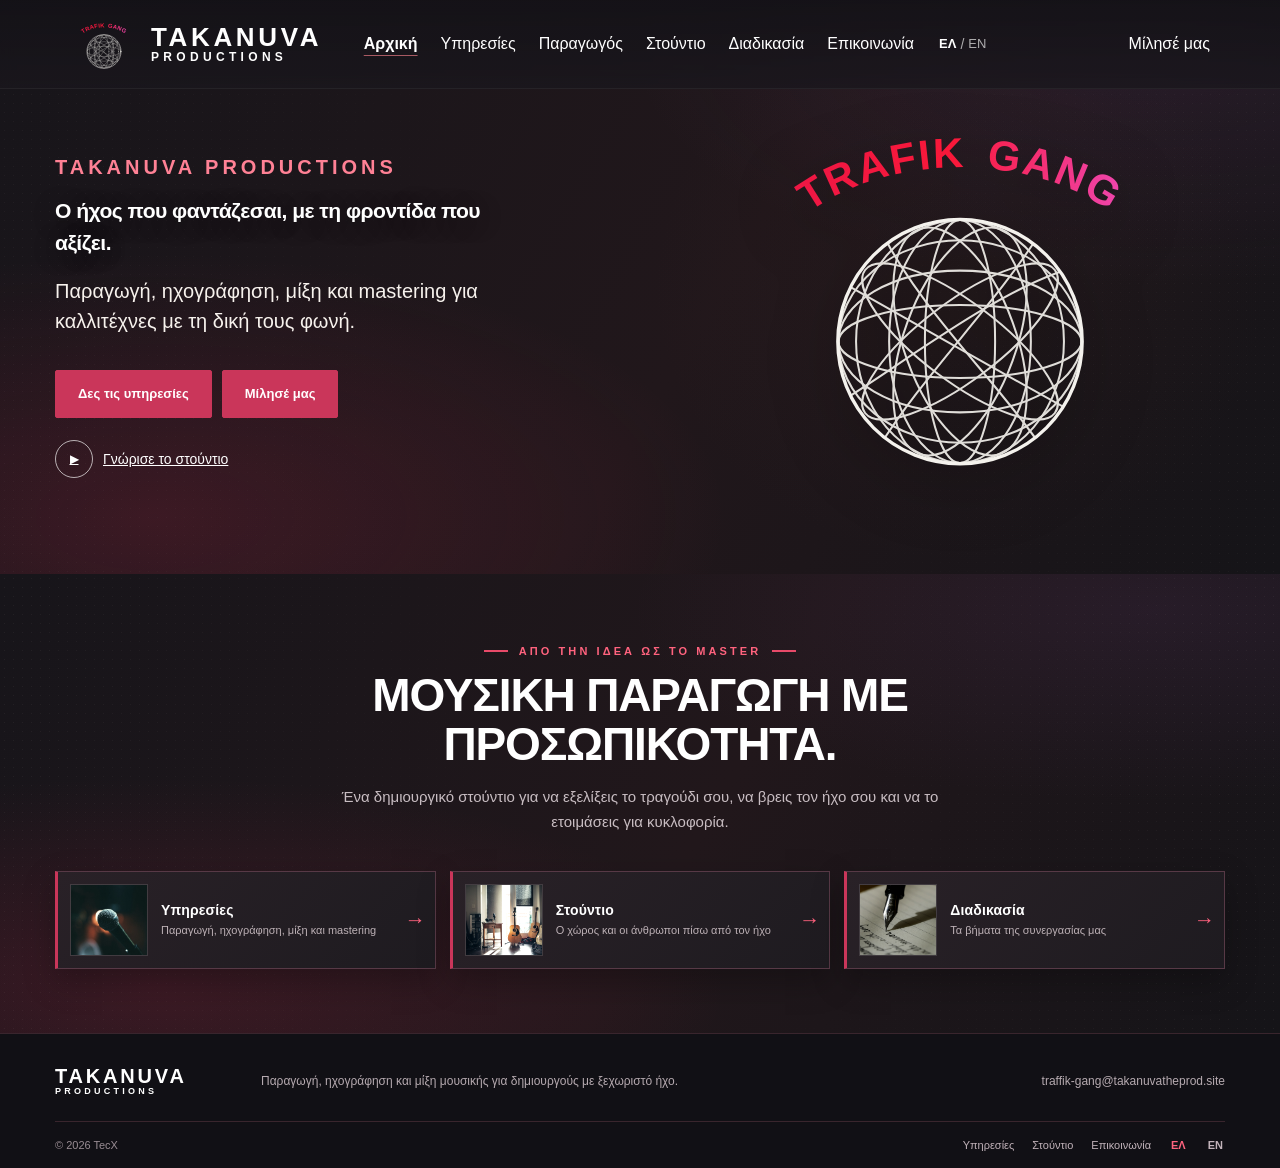
<file: index.html>
<!doctype html>
<html lang="el">
<head>
  <meta charset="UTF-8">
  <meta name="viewport" content="width=device-width,initial-scale=1">
  <meta name="theme-color" content="#1a1a1a">
  <meta name="description" content="Μουσική παραγωγή, ηχογράφηση, μίξη και mastering.">
  <title data-title-el="Takanuva  — Ο ήχος που φαντάζεσαι" data-title-en="Takanuva Productions — Your sound, professionally made">Takanuva Productions — Ο ήχος που φαντάζεσαι</title>
  <link rel="stylesheet" href="styles.css">
</head>
<body class="home-page" data-page="home">
<nav id="navigation" class="nav--absolute">
  <div class="container"><div class="col-group">
  <div class="col-11">
    <a href="index.html" class="logo-link" aria-label="Takanuva Productions">
      <img class="header-logo" src="assets/trafik-gang-logo.svg" alt="" width="720" height="620">
      <span class="brand-mark">
        <strong>TAKANUVA</strong>
        <small>PRODUCTIONS</small>
      </span>
    </a>
    <button class="visible-xs menu-toggle" id="mobile-menu-toggle" aria-label="Open menu" data-i18n-aria="nav.menu" aria-expanded="false">
      <span class="menu-toggle__open" aria-hidden="true">☰</span>
      <span class="menu-toggle__close" aria-hidden="true">×</span>
    </button>
    <ul class="list-inline menu-horizontal hidden-xs">
      <li><a href="index.html" data-page-link="home" data-i18n="nav.home">Αρχική</a></li>
      <li><a href="services.html" data-page-link="services" data-i18n="nav.services">Υπηρεσίες</a></li><li><a href="producer.html" data-page-link="producer" data-i18n="nav.producer">Παραγωγός</a></li>
      <li><a href="studio.html" data-page-link="studio" data-i18n="nav.studio">Στούντιο</a></li>
      <li><a href="process.html" data-page-link="process" data-i18n="nav.process">Διαδικασία</a></li>
      
      <li><a href="contact.html" data-page-link="contact" data-i18n="nav.contact">Επικοινωνία</a></li>
      <li class="language-nav-item"><div class="language-switch" role="group" aria-label="Επιλογή γλώσσας" data-i18n-aria="nav.language">
        <button class="lang-option active" data-language="el" aria-pressed="true">ΕΛ</button><span aria-hidden="true">/</span><button class="lang-option" data-language="en" aria-pressed="false">EN</button></div></li></ul></div>
  <div class="col-1 user-nav"><ul class="list-inline menu-horizontal hidden-xs"><li><a href="contact.html" class="nav-signin" data-i18n="nav.talk">Μίλησέ μας</a></li></ul></div>
  <div class="col-12" id="mobile-menu" aria-hidden="true"><ul><li><a href="index.html" data-page-link="home" data-i18n="nav.home">Αρχική</a></li>
    <li><a href="services.html" data-page-link="services" data-i18n="nav.services">Υπηρεσίες</a></li><li><a href="producer.html" data-page-link="producer" data-i18n="nav.producer">Παραγωγός</a></li><li><a href="studio.html" data-page-link="studio" data-i18n="nav.studio">Στούντιο</a></li>
    <li><a href="process.html" data-page-link="process" data-i18n="nav.process">Διαδικασία</a></li>
    <li><a href="contact.html" data-page-link="contact" data-i18n="nav.contact">Επικοινωνία</a></li>
    <li><a href="contact.html" data-i18n="nav.talk">Μίλησέ μας</a></li><li class="language-nav-item"><div class="language-switch" role="group" aria-label="Επιλογή γλώσσας" data-i18n-aria="nav.language"><button class="lang-option active" data-language="el" aria-pressed="true">ΕΛ</button><span aria-hidden="true">/</span>
      <button class="lang-option" data-language="en" aria-pressed="false">EN</button></div></li></ul></div>
</div>
</div>
</nav>
<main>
<section class="header-hero bg--primary" id="home-hero">
    <div class="container"><div class="col-group"><div class="col-dt-5 hero-copy">
      <p  class="eyebrow"> <h3 class="eyebrow">TAKANUVA PRODUCTIONS</h3></p>
      <h1 class="type-h1" data-i18n="home.title">Ο ήχος που φαντάζεσαι, με τη φροντίδα που αξίζει.</h1>
      <p class="type-p" data-i18n="home.lead">Παραγωγή, ηχογράφηση, μίξη και mastering για καλλιτέχνες με τη δική τους φωνή.</p>
      <div class="cta-container"><a class="btn btn--primary btn--lg" href="services.html" data-i18n="home.servicesCta">Δες τις υπηρεσίες</a><a class="btn btn--primary btn--outline btn--lg" href="contact.html" data-i18n="nav.talk">Μίλησέ μας</a></div>
      <a class="video-play" href="studio.html"><span class="video-play__icon"><span aria-hidden="true">▶</span></span><span data-i18n="home.studioCta">Γνώρισε το στούντιο</span></a>
    </div></div></div>
    <div class="header-hero__gallery hero-logo-stage"><img class="hero-logo-image" src="assets/trafik-gang-logo.svg" alt="TRAFIK GANG logo"></div>
  </section>
<section class="home-intro section--small bg--white"><div class="container"><div class="home-intro-copy"><h3 class="eyebrow" data-i18n="home.introEyebrow">ΑΠΟ ΤΗΝ ΙΔΕΑ ΩΣ ΤΟ MASTER</h3><h2 data-i18n="home.introTitle">Μουσική παραγωγή με προσωπικότητα.</h2>
  <p data-i18n="home.introText">Ένα δημιουργικό στούντιο για να εξελίξεις το τραγούδι σου, να βρεις τον ήχο σου και να το ετοιμάσεις για κυκλοφορία.</p></div><div class="home-page-links"><a class="home-page-card" href="services.html">
    <img src="assets/vocalist.jpg" alt="Vocal session"><span><b data-i18n="nav.services">Υπηρεσίες</b><small data-i18n="home.servicesTeaser">Παραγωγή, ηχογράφηση, μίξη και mastering</small></span><i aria-hidden="true">→</i></a><a class="home-page-card" href="studio.html"><img src="assets/studio-mix.jpg" alt="Studio mixing desk">
      <span><b data-i18n="nav.studio">Στούντιο</b><small data-i18n="home.studioTeaser">Ο χώρος και οι άνθρωποι πίσω από τον ήχο</small></span><i aria-hidden="true">→</i></a><a class="home-page-card" href="process.html"><img src="assets/songwriting.jpg" alt="Songwriting notes"><span><b data-i18n="nav.process">Διαδικασία</b>
        <small data-i18n="home.processTeaser">Τα βήματα της συνεργασίας μας</small></span>
        <i aria-hidden="true">→</i></a></div></div></section>
</main>
<footer class="site-footer">
  <div class="container">
  <div class="footer-top">
    <a class="footer-brand" href="index.html" aria-label="Takanuva Productions">
      <span class="brand-mark">
    <strong>TAKANUVA</strong><small>PRODUCTIONS</small></span></a>
    <p data-i18n="footer.tagline">Παραγωγή, ηχογράφηση και μίξη μουσικής για δημιουργούς με ξεχωριστό ήχο.</p>
    <a class="footer-email" href="mailto:traffik-gang@takanuvatheprod.site">traffik-gang@takanuvatheprod.site</a></div><div class="footer-bottom">
      <span>© 2026 TecX </span><div class="footer-links"><a href="services.html" data-i18n="nav.services">Υπηρεσίες</a>
        <a href="studio.html" data-i18n="nav.studio">Στούντιο</a><a href="contact.html" data-i18n="nav.contact">Επικοινωνία</a>
        <button class="footer-lang" data-language="el">ΕΛ</button><button class="footer-lang" data-language="en">EN</button></div></div></div></footer>
<script src="app.js"></script>
</body>
</html>
</file>
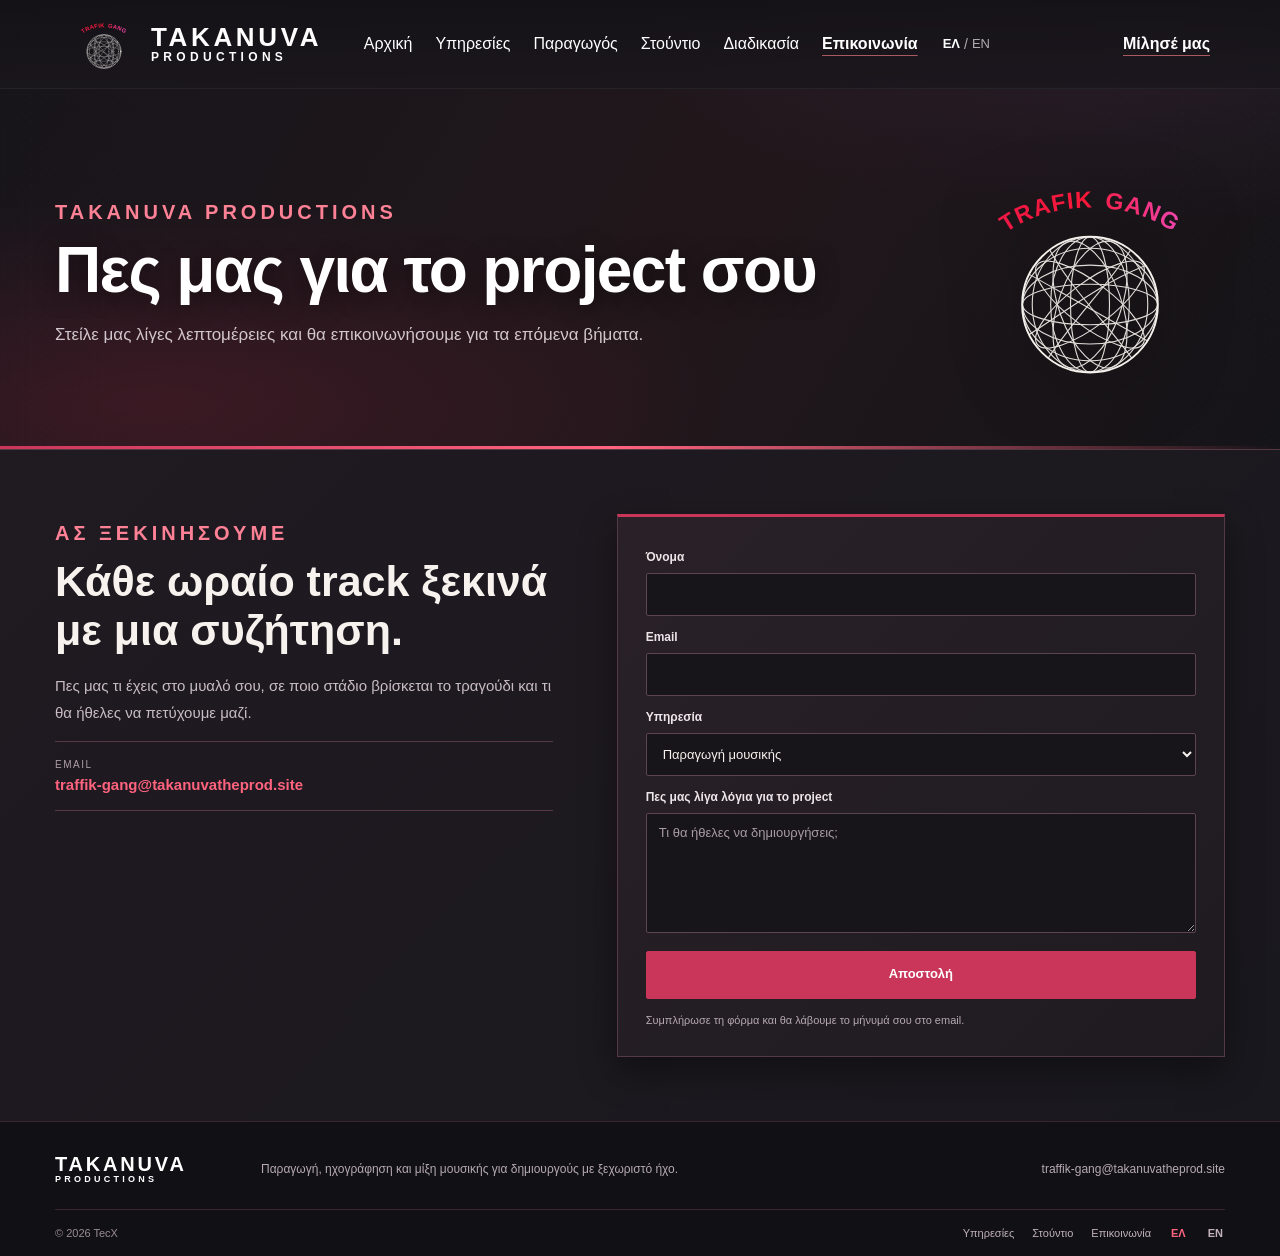
<file: contact.html>
<!doctype html>
<html lang="el">
<head>
  <meta charset="UTF-8">
  <meta name="viewport" content="width=device-width,initial-scale=1">
  <meta name="theme-color" content="#1a1a1a">
  <meta name="description" content="Επικοινώνησε με την Takanuva Productions για το project σου.">
  <title data-title-el="Επικοινωνία — Takanuva Productions" data-title-en="Contact — Takanuva Productions">Επικοινωνία — Takanuva Productions</title>
  <link rel="stylesheet" href="styles.css">
</head>
<body class="inner-page" data-page="contact">
<nav id="navigation" class="nav--absolute">
  <div class="container">
    <div class="col-group">
  <div class="col-11">
    <a href="index.html" class="logo-link" aria-label="Takanuva Productions">
      <img class="header-logo" src="assets/trafik-gang-logo.svg" alt="" width="720" height="620">
      <span class="brand-mark">
        <strong>TAKANUVA</strong>
        <small>PRODUCTIONS</small>
      </span>
    </a>
    <button class="visible-xs menu-toggle" id="mobile-menu-toggle" aria-label="Open menu" data-i18n-aria="nav.menu" aria-expanded="false">
      <span class="menu-toggle__open" aria-hidden="true">☰</span>
      <span class="menu-toggle__close" aria-hidden="true">×</span>
    </button>
    <ul class="list-inline menu-horizontal hidden-xs">
      <li>
        <a href="index.html" data-page-link="home" data-i18n="nav.home">Αρχική</a>
      </li>
      <li>
        <a href="services.html" data-page-link="services" data-i18n="nav.services">Υπηρεσίες</a>
      </li>
      <li><a href="producer.html" data-page-link="producer" data-i18n="nav.producer">Παραγωγός</a></li><li>
        <a href="studio.html" data-page-link="studio" data-i18n="nav.studio">Στούντιο</a>
      </li>
      <li>
        <a href="process.html" data-page-link="process" data-i18n="nav.process">Διαδικασία</a>
      </li>
      <li>
        <a href="contact.html" data-page-link="contact" data-i18n="nav.contact">Επικοινωνία</a>
      </li>
      <li class="language-nav-item"><div class="language-switch" role="group" aria-label="Επιλογή γλώσσας" data-i18n-aria="nav.language">
        <button class="lang-option active" data-language="el" aria-pressed="true">ΕΛ</button>
        <span aria-hidden="true">/</span>
        <button class="lang-option" data-language="en" aria-pressed="false">EN</button>
      </div>
      </li>
    </ul>
  </div>
  <div class="col-1 user-nav"><ul class="list-inline menu-horizontal hidden-xs"><li>
    <a href="contact.html" class="nav-signin" data-page-link="contact" data-i18n="nav.talk">Μίλησέ μας</a>
  </li>
</ul>
</div>
  <div class="col-12" id="mobile-menu" aria-hidden="true"><ul>
    <li><a href="index.html" data-page-link="home" data-i18n="nav.home">Αρχική</a>
    </li>
    <li>
      <a href="services.html" data-page-link="services" data-i18n="nav.services">Υπηρεσίες</a>
    </li>
    <li><a href="producer.html" data-page-link="producer" data-i18n="nav.producer">Παραγωγός</a></li><li>
      <a href="studio.html" data-page-link="studio" data-i18n="nav.studio">Στούντιο</a>
    </li>
    <li>
      <a href="process.html" data-page-link="process" data-i18n="nav.process">Διαδικασία</a>
    </li>
    <li>
      <a href="contact.html" data-page-link="contact" data-i18n="nav.contact">Επικοινωνία</a>
    </li>
    <li>
      <a href="contact.html" data-i18n="nav.talk">Μίλησέ μας</a>
    </li>
    <li class="language-nav-item"><div class="language-switch" role="group" aria-label="Επιλογή γλώσσας" data-i18n-aria="nav.language">
      <button class="lang-option active" data-language="el" aria-pressed="true">ΕΛ</button>
      <span aria-hidden="true">/</span>
      <button class="lang-option" data-language="en" aria-pressed="false">EN</button>
    </div>
  </li>
  </ul>
</div>

</div>
</div>
</nav>
<main>
<header class="page-banner">
  <div class="container"><div class="brand-hero__layout">
    <div class="brand-hero__copy">
    <p class="eyebrow">TAKANUVA PRODUCTIONS</p>
    <h1 data-i18n="contact.title">Πες μας για το project σου</h1>
    <p class="page-lead" data-i18n="contact.lead">Στείλε μας λίγες λεπτομέρειες και θα επικοινωνήσουμε για τα επόμενα βήματα.</p>
  </div><div class="brand-hero__logo"><img src="assets/trafik-gang-logo.svg" alt="Trafik Gang logo">
  </div>
</div>
</div>
</header>
<section class="contact-page section--small bg--white">
  <div class="container">
    <div class="contact-grid">
    <div class="contact-copy">
      <p class="eyebrow" data-i18n="contact.eyebrow">ΑΣ ΞΕΚΙΝΗΣΟΥΜΕ</p>
      <h2 data-i18n="contact.heading">Κάθε ωραίο track ξεκινά με μια συζήτηση.</h2>
      <p data-i18n="contact.copy">Πες μας τι έχεις στο μυαλό σου, σε ποιο στάδιο βρίσκεται το τραγούδι και τι θα ήθελες να πετύχουμε μαζί.</p>
      <div class="contact-detail"><span data-i18n="contact.emailLabel">Email</span><a href="mailto:traffik-gang@takanuvatheprod.site">traffik-gang@takanuvatheprod.site</a>
      </div>
    </div>
    <form class="contact-form" id="contact-form" action="https://formspree.io/f/xvkkgzkl" method="POST">
      <input type="hidden" name="_subject" value="Νέο μήνυμα μέσω της φόρμας Takanuva Productions">
      <label for="contact-name" data-i18n="contact.name">Όνομα</label>
      <input id="contact-name" name="name" autocomplete="name" required>
      <label for="contact-email" data-i18n="contact.email">Email</label>
      <input id="contact-email" type="email" name="_replyto" autocomplete="email" required>
      <label for="contact-service" data-i18n="contact.service">Υπηρεσία</label>
      <select id="contact-service" name="service">
        <option value="production" data-i18n="categories.producers">Παραγωγή</option>
        <option value="recording" data-i18n="contact.recording">Ηχογράφηση</option>
        <option value="mixing" data-i18n="categories.mixing">Μίξη</option>
        <option value="mastering" data-i18n="categories.mastering">Mastering</option>
      </select>
      <label for="contact-message" data-i18n="contact.message">Πες μας λίγα λόγια για το project</label>
      <textarea id="contact-message" name="message" rows="5" required data-i18n-placeholder="contact.messagePlaceholder" placeholder="Τι θα ήθελες να δημιουργήσεις;"></textarea>
      <button class="btn btn--primary btn--lg" type="submit" data-i18n="contact.submit">Αποστολή</button>
      <p class="form-message" id="form-message" aria-live="polite" data-i18n="contact.formHint">Συμπλήρωσε τη φόρμα και θα λάβουμε το μήνυμά σου στο email.</p>
    </form>
  </div>
</div>
</section>
</main>
<footer class="site-footer">
  <div class="container">
    <div class="footer-top">
      <a class="footer-brand" href="index.html" aria-label="Takanuva Productions">
  <span class="brand-mark">
    <strong>TAKANUVA</strong>
    <small>PRODUCTIONS</small>
  </span>
</a>
<p data-i18n="footer.tagline">Παραγωγή, ηχογράφηση και μίξη μουσικής για δημιουργούς με ξεχωριστό ήχο.</p>
<a class="footer-email" href="mailto:traffik-gang@takanuvatheprod.site">traffik-gang@takanuvatheprod.site</a>
</div>
<div class="footer-bottom">
  <span>© 2026 TecX</span><div class="footer-links">
    <a href="services.html" data-i18n="nav.services">Υπηρεσίες</a>
    <a href="studio.html" data-i18n="nav.studio">Στούντιο</a>
    <a href="contact.html" data-i18n="nav.contact">Επικοινωνία</a>
    <button class="footer-lang" data-language="el">ΕΛ</button>
    <button class="footer-lang" data-language="en">EN</button>
  </div>
</div>
</div>
</footer>
<script src="app.js"></script>
</body>
</html>
</file>
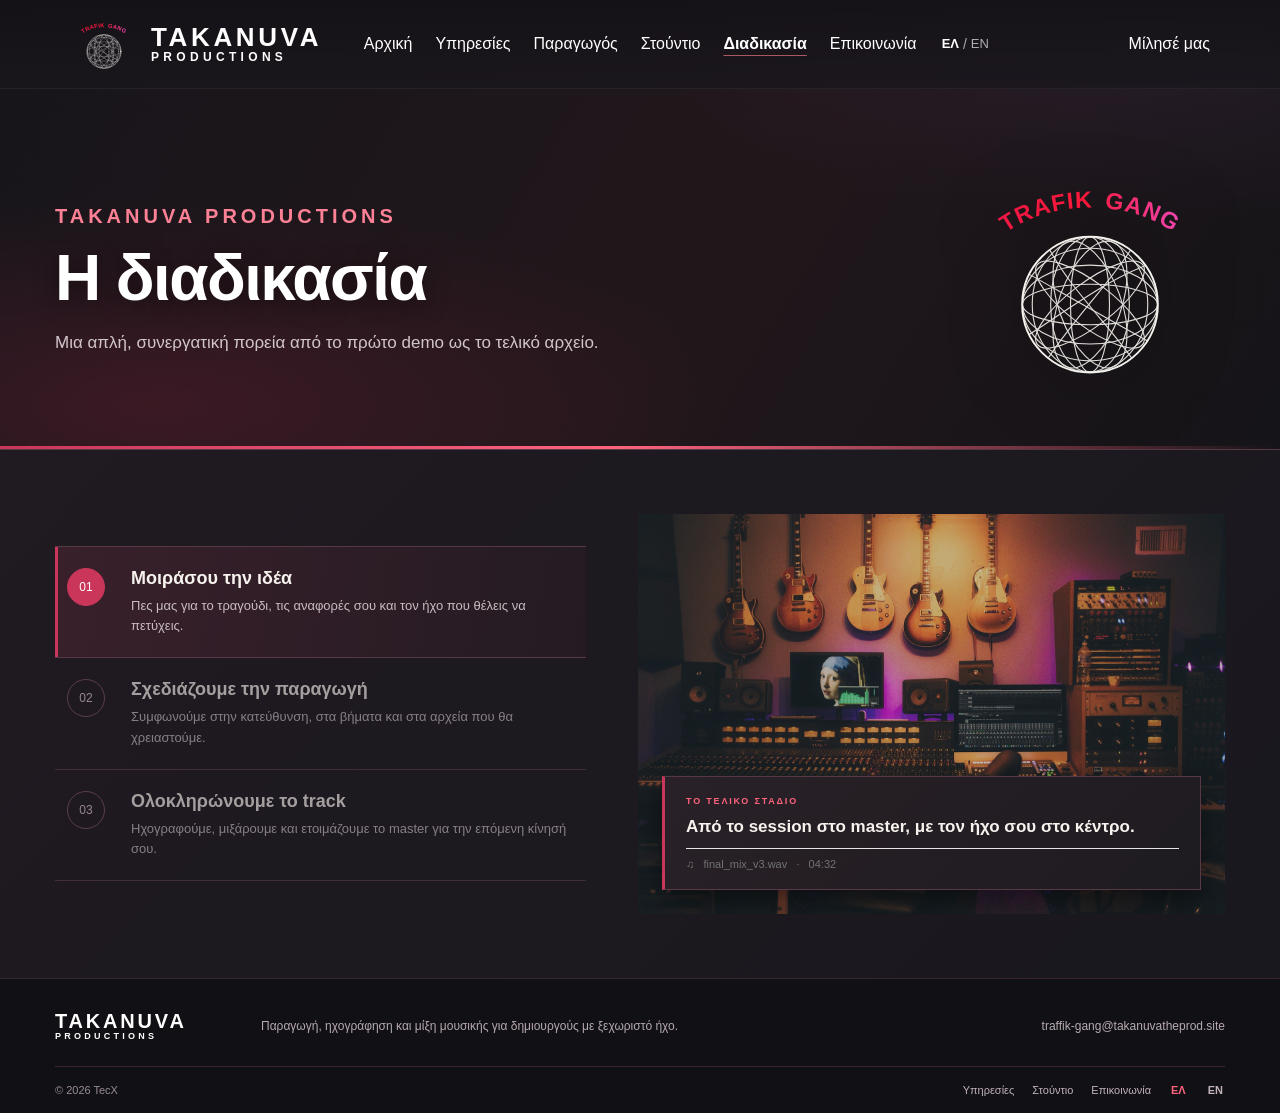
<file: process.html>
<!doctype html>
<html lang="el">
<head>
  <meta charset="UTF-8">
  <meta name="viewport" content="width=device-width,initial-scale=1">
  <meta name="theme-color" content="#1a1a1a">
  <meta name="description" content="Τα βήματα της συνεργασίας μας.">
  <title data-title-el="Η διαδικασία — Takanuva Productions" data-title-en="Our Process — Takanuva Productions">Η διαδικασία — Takanuva Productions</title>
  <link rel="stylesheet" href="styles.css">
</head>
<body class="inner-page" data-page="process">
<nav id="navigation" class="nav--absolute">
  <div class="container">
    <div class="col-group">
  <div class="col-11">
    <a href="index.html" class="logo-link" aria-label="Takanuva Productions">
      <img class="header-logo" src="assets/trafik-gang-logo.svg" alt="" width="720" height="620">
      <span class="brand-mark">
        <strong>TAKANUVA</strong>
        <small>PRODUCTIONS</small>
      </span>
    </a>
    <button class="visible-xs menu-toggle" id="mobile-menu-toggle" aria-label="Open menu" data-i18n-aria="nav.menu" aria-expanded="false">
      <span class="menu-toggle__open" aria-hidden="true">☰</span>
      <span class="menu-toggle__close" aria-hidden="true">×</span>
    </button>
    <ul class="list-inline menu-horizontal hidden-xs">
      <li><a href="index.html" data-page-link="home" data-i18n="nav.home">Αρχική</a>
      </li>
      <li>
        <a href="services.html" data-page-link="services" data-i18n="nav.services">Υπηρεσίες</a>
      </li>
      <li>
        <a href="producer.html" data-page-link="producer" data-i18n="nav.producer">Παραγωγός</a>
      </li>
      <li>
        <a href="studio.html" data-page-link="studio" data-i18n="nav.studio">Στούντιο</a>
      </li>
      <li>
        <a href="process.html" data-page-link="process" data-i18n="nav.process">Διαδικασία</a>
      </li>
      <li><a href="contact.html" data-page-link="contact" data-i18n="nav.contact">Επικοινωνία</a>
      </li>
      <li class="language-nav-item">
        <div class="language-switch" role="group" aria-label="Επιλογή γλώσσας" data-i18n-aria="nav.language">
        <button class="lang-option active" data-language="el" aria-pressed="true">ΕΛ</button>
        <span aria-hidden="true">/</span>
        <button class="lang-option" data-language="en" aria-pressed="false">EN</button>
      </div>
    </li>
    </ul>
  </div>
  <div class="col-1 user-nav"><ul class="list-inline menu-horizontal hidden-xs">
    <li>
    <a href="contact.html" class="nav-signin" data-page-link="contact" data-i18n="nav.talk">Μίλησέ μας</a>
  </li>
</ul>
</div>
  <div class="col-12" id="mobile-menu" aria-hidden="true"><ul>
    <li>
      <a href="index.html" data-page-link="home" data-i18n="nav.home">Αρχική</a>
    </li>
    <li>
      <a href="services.html" data-page-link="services" data-i18n="nav.services">Υπηρεσίες</a>
    </li>
    <li>
      <a href="producer.html" data-page-link="producer" data-i18n="nav.producer">Παραγωγός</a>
    </li>
    <li>
      <a href="studio.html" data-page-link="studio" data-i18n="nav.studio">Στούντιο</a>
    </li>
    <li>
      <a href="process.html" data-page-link="process" data-i18n="nav.process">Διαδικασία</a>
    </li>
    <li>
      <a href="contact.html" data-page-link="contact" data-i18n="nav.contact">Επικοινωνία</a>
    </li>
    <li>
      <a href="contact.html" data-i18n="nav.talk">Μίλησέ μας</a>
    </li>
    <li>
      <a href="producer.html" data-page-link="producer" data-i18n="nav.producer">Παραγωγός</a>
    </li>
    <li>
      <a href="studio.html" data-page-link="studio" data-i18n="nav.studio">Στούντιο</a>
    </li>
    <li>
      <a href="process.html" data-page-link="process" data-i18n="nav.process">Διαδικασία</a>
    </li>
    <li>
      <a href="contact.html" data-page-link="contact" data-i18n="nav.contact">Επικοινωνία</a>
    </li>
    <li>
      <a href="contact.html" data-i18n="nav.talk">Μίλησέ μας</a>
    </li>
    <li class="language-nav-item">
      <div class="language-switch" role="group" aria-label="Επιλογή γλώσσας" data-i18n-aria="nav.language"
      ><button class="lang-option active" data-language="el" aria-pressed="true">ΕΛ</button>
      <span aria-hidden="true">/</span>
      <button class="lang-option" data-language="en" aria-pressed="false">EN</button>
    </div>
  </li>
  </ul>
</div>
</div>
</div>
</nav>
<main>
<header class="page-banner">
  <div class="container">
    <div class="brand-hero__layout">
      <div class="brand-hero__copy">
        <p  class="eyebrow"> 
          <h3 class="eyebrow">TAKANUVA PRODUCTIONS</h3>
        </p><h1 data-i18n="process.title">Η διαδικασία</h1>
        <p class="page-lead" data-i18n="process.lead">Μια απλή, συνεργατική πορεία από το πρώτο demo ως το τελικό αρχείο.</p>
</div>
<div class="brand-hero__logo"><img src="assets/trafik-gang-logo.svg" alt="Trafik Gang logo"></div>
</div>
</div>
</header>
<section class="process-page section--small bg--white">
  <div class="container">
    <div class="process-layout">
      <ol class="process-steps" id="how-steps">
        <li class="active" data-step="0">
          <span>01</span>
          <div>
            <h2 data-i18n="process.step1Title">Μοιράσου την ιδέα</h2>
  <p data-i18n="process.step1Text">Πες μας για το τραγούδι, τις αναφορές σου και τον ήχο που θέλεις να πετύχεις.</p>
</div>
</li>
<li data-step="1">
  <span>02</span>
  <div>
    <h2 data-i18n="process.step2Title">Σχεδιάζουμε την παραγωγή</h2>
    <p data-i18n="process.step2Text">Συμφωνούμε στην κατεύθυνση, στα βήματα και στα αρχεία που θα χρειαστούμε.</p>
  </div>
</li>
  <li data-step="2">
    <span>03</span>
    <div>
      <h2 data-i18n="process.step3Title">Ολοκληρώνουμε το track</h2>
      <p data-i18n="process.step3Text">Ηχογραφούμε, μιξάρουμε και ετοιμάζουμε το master για την επόμενη κίνησή σου.</p>
    </div>
  </li>
  </ol>
  <div class="process-visual">
    <img id="how-image" src="assets/studio-wide.jpg" alt="Studio production in progress">
    <div class="process-note">
    <span class="eyebrow" data-i18n="process.noteLabel">ΤΟ ΤΕΛΙΚΟ ΣΤΑΔΙΟ</span>
    <strong data-i18n="process.noteText">Από το session στο master, με τον ήχο σου στο κέντρο.</strong>
    <span class="audio-file">♫ &nbsp; final_mix_v3.wav &nbsp; · &nbsp; 04:32</span>
  </div>
</div>
</div>
</div>
</section>
</main>
<footer class="site-footer">
  <div class="container">
    <div class="footer-top">
  <a class="footer-brand" href="index.html" aria-label="Takanuva Productions">
    <span class="brand-mark">
    <strong>TAKANUVA</strong>
    <small>PRODUCTIONS</small>
  </span>
</a>
  <p data-i18n="footer.tagline">Παραγωγή, ηχογράφηση και μίξη μουσικής για δημιουργούς με ξεχωριστό ήχο.</p>
  <a class="footer-email" href="mailto:traffik-gang@takanuvatheprod.site">traffik-gang@takanuvatheprod.site</a></div><div class="footer-bottom">
    <span>© 2026 TecX</span>
    <div class="footer-links">
      <a href="services.html" data-i18n="nav.services">Υπηρεσίες</a>
    <a href="studio.html" data-i18n="nav.studio">Στούντιο</a>
    <a href="contact.html" data-i18n="nav.contact">Επικοινωνία</a>
    <button class="footer-lang" data-language="el">ΕΛ</button>
    <button class="footer-lang" data-language="en">EN</button>
  </div>
</div>
</div>
</footer>
<script src="app.js">
</script>
</body>
</html>
</file>
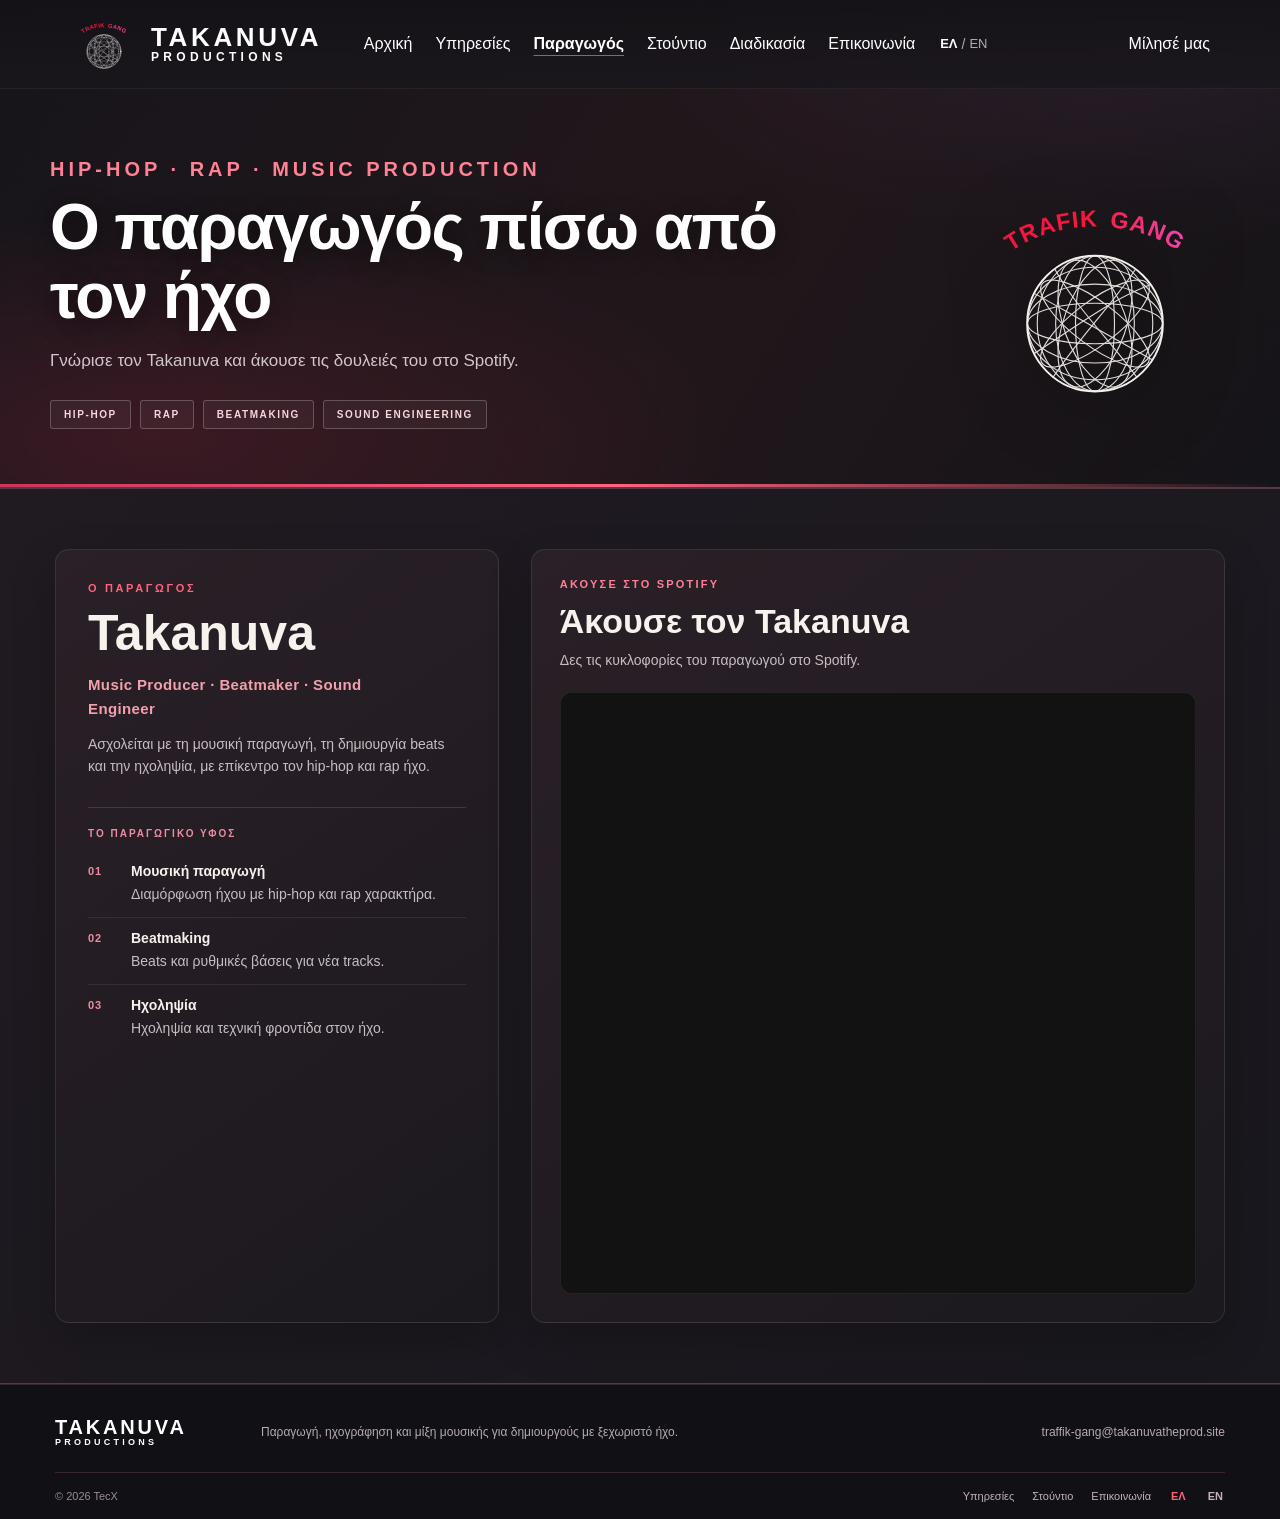
<file: producer.html>
<!doctype html>
<html lang="el">
<head>
  <meta charset="UTF-8">
  <meta name="viewport" content="width=device-width,initial-scale=1"><meta name="theme-color" content="#1a1a1a">
  <meta name="description" content="Hip-hop και rap παραγωγή, beatmaking, ηχογράφηση φωνής, μίξη και mastering.">
  <title data-title-el="Παραγωγός — Takanuva Productions" data-title-en="Producer — Takanuva Productions">Παραγωγός — Takanuva Productions</title>
  <link rel="stylesheet" href="styles.css">
</head>
<body class="inner-page" data-page="producer">
<nav id="navigation" class="nav--absolute">
  <div class="container">
    <div class="col-group">
  <div class="col-11">
    <a href="index.html" class="logo-link" aria-label="Takanuva Productions">
      <img class="header-logo" src="assets/trafik-gang-logo.svg" alt="" width="720" height="620">
      <span class="brand-mark">
        <strong>TAKANUVA</strong>
        <small>PRODUCTIONS</small>
      </span>
    </a>
    <button class="visible-xs menu-toggle" id="mobile-menu-toggle" aria-label="Open menu" data-i18n-aria="nav.menu" aria-expanded="false">
      <span class="menu-toggle__open" aria-hidden="true">☰</span>
      <span class="menu-toggle__close" aria-hidden="true">×</span>
    </button>
    <ul class="list-inline menu-horizontal hidden-xs">
      <li><a href="index.html" data-page-link="home" data-i18n="nav.home">Αρχική</a>
      </li>
      <li>
        <a href="services.html" data-page-link="services" data-i18n="nav.services">Υπηρεσίες</a>
      </li>
      <li>
        <a href="producer.html" data-page-link="producer" data-i18n="nav.producer">Παραγωγός</a>
      </li>
      <li>
        <a href="studio.html" data-page-link="studio" data-i18n="nav.studio">Στούντιο</a>
      </li>
      <li>
        <a href="process.html" data-page-link="process" data-i18n="nav.process">Διαδικασία</a>
      </li>
      <li>
        <a href="contact.html" data-page-link="contact" data-i18n="nav.contact">Επικοινωνία</a>
      </li>
      <li class="language-nav-item">
        <div class="language-switch" role="group" aria-label="Επιλογή γλώσσας" data-i18n-aria="nav.language">
          <button class="lang-option active" data-language="el" aria-pressed="true">ΕΛ</button>
          <span aria-hidden="true">/</span>
          <button class="lang-option" data-language="en" aria-pressed="false">EN</button>
        </div>
      </li>
    </ul>
  </div>
  <div class="col-1 user-nav">
    <ul class="list-inline menu-horizontal hidden-xs">
    <li>
      <a href="contact.html" class="nav-signin" data-page-link="contact" data-i18n="nav.talk">Μίλησέ μας</a></li></ul></div>
  <div class="col-12" id="mobile-menu" aria-hidden="true"><ul>
    <li>
      <a href="index.html" data-page-link="home" data-i18n="nav.home">Αρχική</a>
    </li>
    <li>
      <a href="services.html" data-page-link="services" data-i18n="nav.services">Υπηρεσίες</a>
    </li>
    <li>
      <a href="producer.html" data-page-link="producer" data-i18n="nav.producer">Παραγωγός</a>
    </li>
    <li>
      <a href="studio.html" data-page-link="studio" data-i18n="nav.studio">Στούντιο</a>
    </li>
    <li>
      <a href="process.html" data-page-link="process" data-i18n="nav.process">Διαδικασία</a>
    </li>
    <li>
      <a href="contact.html" data-page-link="contact" data-i18n="nav.contact">Επικοινωνία</a>
    </li>
    <li>
      <a href="contact.html" data-i18n="nav.talk">Μίλησέ μας</a>
    </li>
    <li class="language-nav-item">
      <div class="language-switch" role="group" aria-label="Επιλογή γλώσσας" data-i18n-aria="nav.language">
        <button class="lang-option active" data-language="el" aria-pressed="true">ΕΛ</button>
        <span aria-hidden="true">/</span>
        <button class="lang-option" data-language="en" aria-pressed="false">EN</button>
      </div>
    </li>
  </ul></div>
</div></div></nav>
<main>
<header class="page-banner producer-hero">
  <div class="container">
    <div class="brand-hero__layout">
      <div class="brand-hero__copy">
        <p class="eyebrow" data-i18n="producer.eyebrow">HIP-HOP · RAP · MUSIC PRODUCTION</p>
        <h1 data-i18n="producer.title">Ο παραγωγός πίσω από τον ήχο</h1>
        <p class="page-lead" data-i18n="producer.lead">Γνώρισε τον Takanuva και άκουσε τις δουλειές του στο Spotify.</p>
        <div class="producer-specialties" role="list" aria-label="Βασικές ειδικότητες" data-i18n-aria="producer.specialtiesLabel"><span role="listitem">HIP-HOP</span><span role="listitem">RAP</span><span role="listitem">BEATMAKING</span><span role="listitem">SOUND ENGINEERING</span></div>
      </div>
      <div class="brand-hero__logo"><img src="assets/trafik-gang-logo.svg" alt="Trafik Gang logo"></div>
    </div>
  </div>
</header>
<section class="producer-spotlight producer-page">
  <div class="container">
    <div class="producer-spotlight__copy">
      <p class="eyebrow" data-i18n="producer.cardEyebrow">THE PRODUCER</p>
      <h2 data-i18n="producer.name">Takanuva</h2>
      <p class="producer-roles" data-i18n="producer.roles">Music Producer · Beatmaker · Sound Engineer</p>
      <p data-i18n="producer.bio">Ασχολείται με τη μουσική παραγωγή, τη δημιουργία beats και την ηχοληψία, με επίκεντρο τον hip-hop και rap ήχο.</p>
      <div class="producer-focus">
        <p class="producer-focus__label" data-i18n="producer.focusEyebrow">PRODUCTION FOCUS</p>
        <article>
          <span>01</span>
          <div>
            <h3 data-i18n="producer.focus1Title">Music production</h3>
            <p data-i18n="producer.focus1Text">Διαμόρφωση ήχου με hip-hop και rap χαρακτήρα.</p>
          </div>
        </article>
        <article>
          <span>02</span>
          <div>
            <h3 data-i18n="producer.focus2Title">Beatmaking</h3>
            <p data-i18n="producer.focus2Text">Beats και ρυθμικές βάσεις για νέα tracks.</p>
          </div>
        </article>
        <article>
          <span>03</span>
          <div>
            <h3 data-i18n="producer.focus3Title">Sound engineering</h3>
            <p data-i18n="producer.focus3Text">Ηχοληψία και τεχνική φροντίδα στον ήχο.</p>
          </div>
        </article>
      </div>
    </div>
    <div class="producer-listen">
      <p class="eyebrow" data-i18n="producer.spotifyEyebrow">LISTEN ON SPOTIFY</p>
      <h2 data-i18n="producer.spotifyTitle">Άκουσε τον Takanuva</h2>
      <p data-i18n="producer.spotifyText">Δες τις κυκλοφορίες του παραγωγού στο Spotify.</p>
      <div class="producer-player-wrap">
        <iframe class="spotify-player" src="https://open.spotify.com/embed/artist/2ciuV1nz063tai3NKwomQs?utm_source=generator" title="Takanuva on Spotify" loading="lazy" allow="autoplay; clipboard-write; encrypted-media; fullscreen; picture-in-picture" allowfullscreen></iframe></div>
    </div>
  </div>
</section>
</main>
<footer class="site-footer">
  <div class="container">
    <div class="footer-top">
      <a class="footer-brand" href="index.html" aria-label="Takanuva Productions">
        <span class="brand-mark">
          <strong>TAKANUVA</strong>
          <small>PRODUCTIONS</small>
        </span>
      </a>
      <p data-i18n="footer.tagline">Παραγωγή, ηχογράφηση και μίξη μουσικής για δημιουργούς με ξεχωριστό ήχο.</p>
      <a class="footer-email" href="mailto:traffik-gang@takanuvatheprod.site">traffik-gang@takanuvatheprod.site</a>
    </div>
    <div class="footer-bottom">
      <span>© 2026 TecX</span>
      <div class="footer-links">
        <a href="services.html" data-i18n="nav.services">Υπηρεσίες</a>
        <a href="studio.html" data-i18n="nav.studio">Στούντιο</a>
        <a href="contact.html" data-i18n="nav.contact">Επικοινωνία</a>
        <button class="footer-lang" data-language="el">ΕΛ</button>
        <button class="footer-lang" data-language="en">EN</button>
      </div>
    </div>
  </div>
</footer>
<script src="app.js"></script>
</body>
</html>
</file>
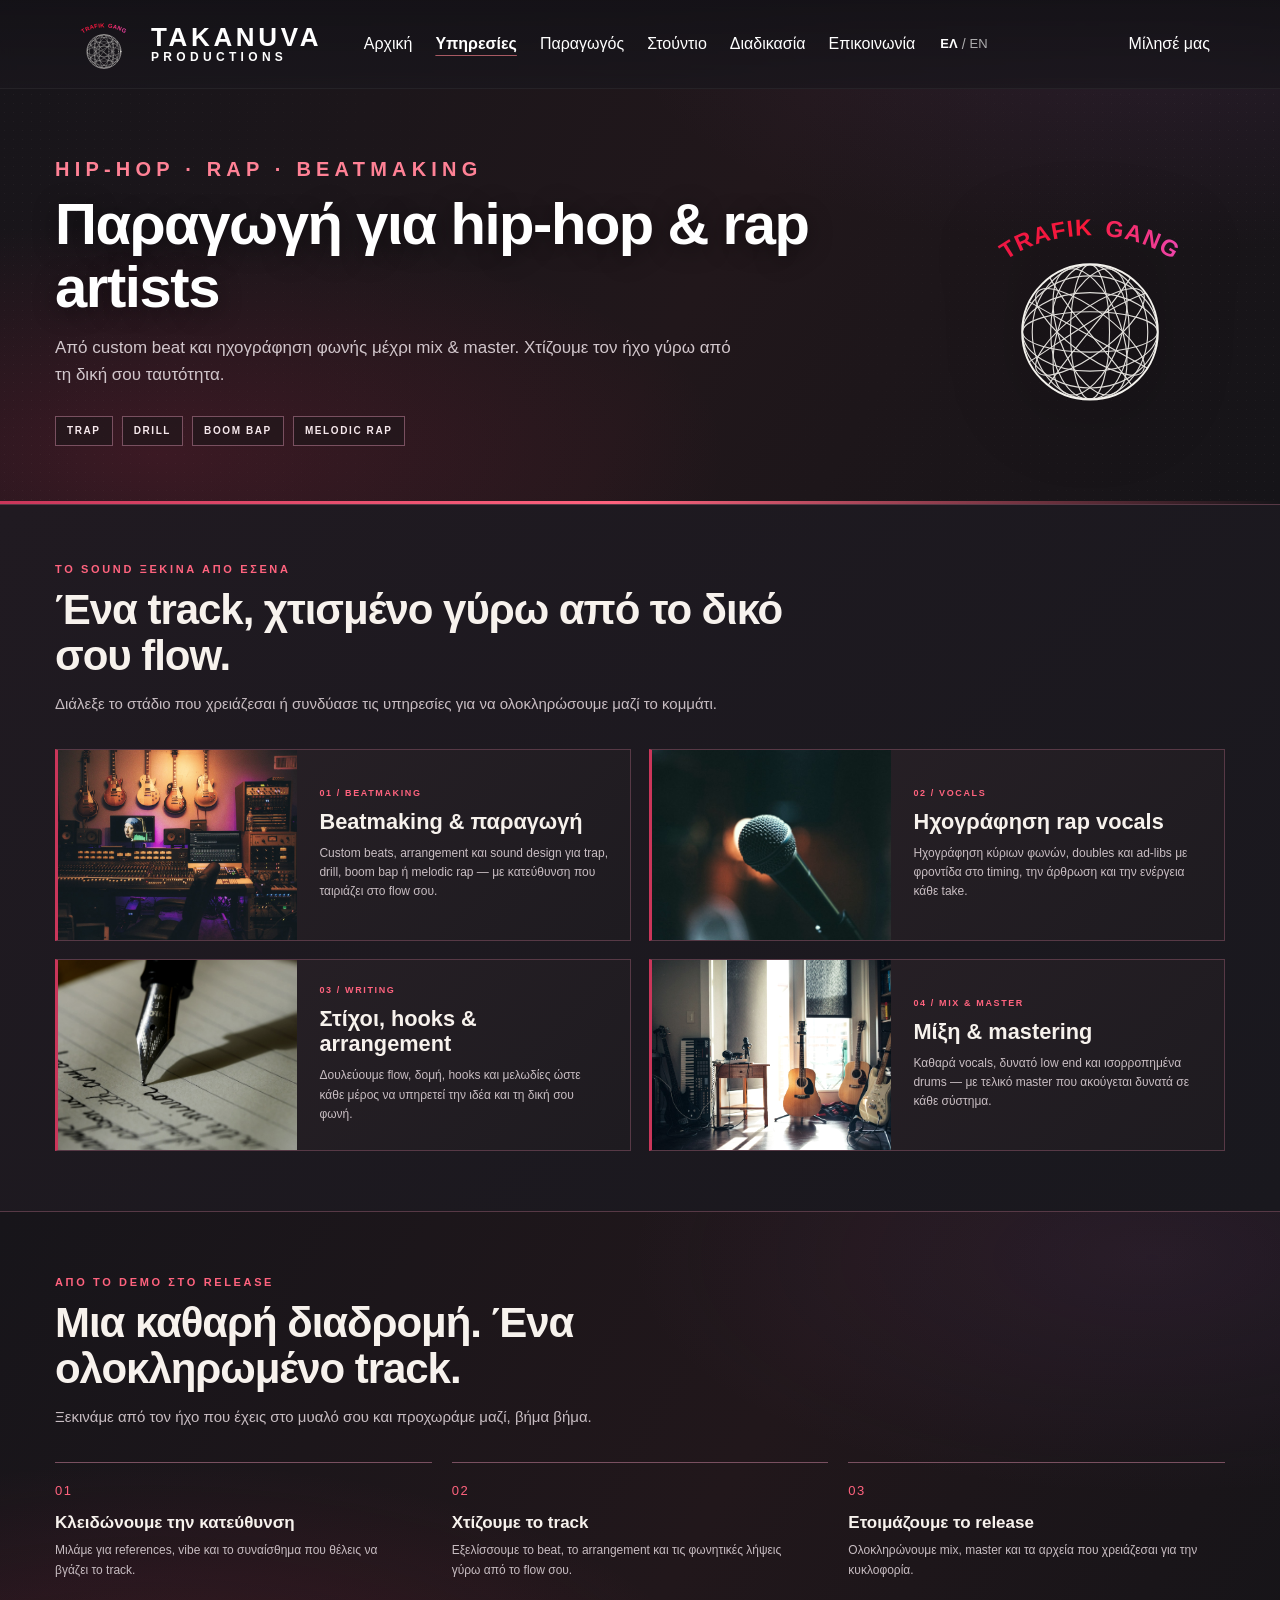
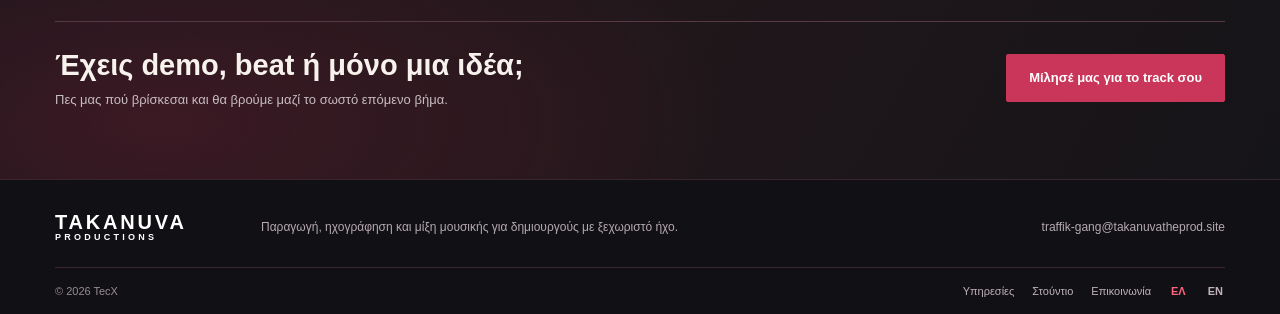
<file: services.html>
<!doctype html>
<html lang="el">
<head>
  <meta charset="UTF-8">
  <meta name="viewport" content="width=device-width,initial-scale=1">
  <meta name="theme-color" content="#1a1a1a">
  <meta name="description" content="Hip-hop και rap παραγωγή, beatmaking, ηχογράφηση φωνής, μίξη και mastering.">
  <title data-title-el="Hip-Hop & Rap παραγωγή — Takanuva Productions" data-title-en="Hip-Hop & Rap Production — Takanuva Productions">Hip-Hop &amp; Rap παραγωγή — Takanuva Productions</title>
  <link rel="stylesheet" href="styles.css">
</head>
<body class="inner-page" data-page="services">
<nav id="navigation" class="nav--absolute">
  <div class="container">
    <div class="col-group">
  <div class="col-11">
    <a href="index.html" class="logo-link" aria-label="Takanuva Productions">
      <img class="header-logo" src="assets/trafik-gang-logo.svg" alt="" width="720" height="620">
      <span class="brand-mark">
        <strong>TAKANUVA</strong>
        <small>PRODUCTIONS</small>
      </span>
    </a>
    <button class="visible-xs menu-toggle" id="mobile-menu-toggle" aria-label="Open menu" data-i18n-aria="nav.menu" aria-expanded="false">
      <span class="menu-toggle__open" aria-hidden="true">☰</span>
      <span class="menu-toggle__close" aria-hidden="true"></span></button>
    <ul class="list-inline menu-horizontal hidden-xs">
      <li>
        <a href="index.html" data-page-link="home" data-i18n="nav.home">Αρχική</a>
      </li>
      <li>
        <a href="services.html" data-page-link="services" data-i18n="nav.services">Υπηρεσίες</a>
      </li>
      <li>
        <a href="producer.html" data-page-link="producer" data-i18n="nav.producer">Παραγωγός</a>
      </li>
      <li>
        <a href="studio.html" data-page-link="studio" data-i18n="nav.studio">Στούντιο</a>
      </li>
      <li>
        <a href="process.html" data-page-link="process" data-i18n="nav.process">Διαδικασία</a>
      </li>
      <li>
        <a href="contact.html" data-page-link="contact" data-i18n="nav.contact">Επικοινωνία</a>
      </li>
      <li class="language-nav-item">
        <div class="language-switch" role="group" aria-label="Επιλογή γλώσσας" data-i18n-aria="nav.language">
          <button class="lang-option active" data-language="el" aria-pressed="true">ΕΛ</button>
          <span aria-hidden="true">/</span>
          <button class="lang-option" data-language="en" aria-pressed="false">EN</button>
        </div>
      </li>
    </ul>
  </div>
  <div class="col-1 user-nav">
    <ul class="list-inline menu-horizontal hidden-xs"><li>
      <a href="contact.html" class="nav-signin" data-page-link="contact" data-i18n="nav.talk">Μίλησέ μας</a>
    </li>
  </ul>
</div>
  <div class="col-12" id="mobile-menu" aria-hidden="true"><ul>
    <li>
      <a href="index.html" data-page-link="home" data-i18n="nav.home">Αρχική</a>
    </li>
    <li>
      <a href="services.html" data-page-link="services" data-i18n="nav.services">Υπηρεσίες</a>
    </li>
    <li>
      <a href="producer.html" data-page-link="producer" data-i18n="nav.producer">Παραγωγός</a>
    </li>
    <li>
      <a href="studio.html" data-page-link="studio" data-i18n="nav.studio">Στούντιο</a>
    </li>
    <li>
      <a href="process.html" data-page-link="process" data-i18n="nav.process">Διαδικασία</a>
    </li>
    <li>
      <a href="contact.html" data-page-link="contact" data-i18n="nav.contact">Επικοινωνία</a>
    </li>
    <li>
      <a href="contact.html" data-i18n="nav.talk">Μίλησέ μας</a>
    </li>
    <li class="language-nav-item">
      <div class="language-switch" role="group" aria-label="Επιλογή γλώσσας" data-i18n-aria="nav.language">
        <button class="lang-option active" data-language="el" aria-pressed="true">ΕΛ</button>
        <span aria-hidden="true">/</span>
        <button class="lang-option" data-language="en" aria-pressed="false">EN</button>
      </div>
    </li>
  </ul>
</div>
</div>
</div>
</nav>
<main>
<header class="page-banner services-hero">
  <div class="container">
    <div class="brand-hero__layout">
      <div class="brand-hero__copy">
    <p class="eyebrow" data-i18n="services.eyebrow">HIP-HOP · RAP · BEATMAKING</p>
    <h1 data-i18n="services.title">Παραγωγή για hip-hop &amp; rap artists</h1>
    <p class="page-lead" data-i18n="services.lead">Από custom beat και ηχογράφηση φωνής μέχρι mix &amp; master. Χτίζουμε τον ήχο γύρω από τη δική σου ταυτότητα.</p><div class="service-genres" role="list" aria-label="Μουσικά είδη" data-i18n-aria="services.genresLabel"><span role="listitem">TRAP</span><span role="listitem">DRILL</span><span role="listitem">BOOM BAP</span><span role="listitem">MELODIC RAP</span></div></div><div class="brand-hero__logo"><img src="assets/trafik-gang-logo.svg" alt="Trafik Gang logo"></div></div></div></header>
<section class="services-main section--small bg--white">
  <div class="container"><div class="services-heading">
    <p class="eyebrow" data-i18n="services.sectionEyebrow">ΤΟ SOUND ΞΕΚΙΝΑ ΑΠΟ ΕΣΕΝΑ</p>
    <h2 data-i18n="services.sectionTitle">Ένα track, χτισμένο γύρω από το δικό σου flow.</h2>
    <p data-i18n="services.sectionLead">Διάλεξε το στάδιο που χρειάζεσαι ή συνδύασε τις υπηρεσίες για να ολοκληρώσουμε μαζί το κομμάτι.</p></div><div class="service-grid service-grid--rap">
  <a class="service-card" href="contact.html#contact-form">
    <img src="assets/studio-wide.jpg" alt="Music production studio"><div>
      <span class="service-card__index" data-i18n="services.productionIndex">01 / BEATMAKING</span><h2 data-i18n="services.productionTitle">Beatmaking &amp; παραγωγή</h2><p data-i18n="services.productionText">Custom beats, arrangement και sound design για trap, drill, boom bap ή melodic rap — με κατεύθυνση που ταιριάζει στο flow σου.</p></div></a>
  <a class="service-card" href="contact.html#contact-form">
    <img src="assets/vocalist.jpg" alt="Rap vocal recording session"><div>
      <span class="service-card__index" data-i18n="services.recordingIndex">02 / VOCALS</span><h2 data-i18n="services.recordingTitle">Ηχογράφηση rap vocals</h2><p data-i18n="services.recordingText">Ηχογράφηση κύριων φωνών, doubles και ad-libs με φροντίδα στο timing, την άρθρωση και την ενέργεια κάθε take.</p></div></a>
  <a class="service-card" href="contact.html#contact-form">
    <img src="assets/songwriting.jpg" alt="Writing lyrics for a song"><div>
      <span class="service-card__index" data-i18n="services.writingIndex">03 / WRITING</span><h2 data-i18n="services.writingTitle">Στίχοι, hooks &amp; arrangement</h2><p data-i18n="services.writingText">Δουλεύουμε flow, δομή, hooks και μελωδίες ώστε κάθε μέρος να υπηρετεί την ιδέα και τη δική σου φωνή.</p></div></a>
  <a class="service-card" href="contact.html#contact-form">
    <img src="assets/studio-mix.jpg" alt="Mixing and mastering studio"><div>
      <span class="service-card__index" data-i18n="services.mixIndex">04 / MIX &amp; MASTER</span>
      <h2 data-i18n="services.mixTitle">Μίξη &amp; mastering</h2>
      <p data-i18n="services.mixText">Καθαρά vocals, δυνατό low end και ισορροπημένα drums — με τελικό master που ακούγεται δυνατά σε κάθε σύστημα.</p>
    </div>
  </a>
</div>
</div>
</section>
<section class="services-journey">
  <div class="container">
  <div class="services-journey__intro">
    <p class="eyebrow" data-i18n="services.journeyEyebrow">ΑΠΟ ΤΟ DEMO ΣΤΟ RELEASE</p>
    <h2 data-i18n="services.journeyTitle">Μια καθαρή διαδρομή. Ένα ολοκληρωμένο track.</h2>
    <p data-i18n="services.journeyLead">Ξεκινάμε από τον ήχο που έχεις στο μυαλό σου και προχωράμε μαζί, βήμα βήμα.</p>
  </div><div class="services-steps"><article><span>01</span><h3 data-i18n="services.step1Title">Κλειδώνουμε την κατεύθυνση</h3>
    <p data-i18n="services.step1Text">Μιλάμε για references, vibe και το συναίσθημα που θέλεις να βγάζει το track.</p></article>
    <article>
      <span>02</span>
      <h3 data-i18n="services.step2Title">Χτίζουμε το track</h3>
      <p data-i18n="services.step2Text">Εξελίσσουμε το beat, το arrangement και τις φωνητικές λήψεις γύρω από το flow σου.</p>
    </article>
    <article>
      <span>03</span>
      <h3 data-i18n="services.step3Title">Ετοιμάζουμε το release</h3>
      <p data-i18n="services.step3Text">Ολοκληρώνουμε mix, master και τα αρχεία που χρειάζεσαι για την κυκλοφορία.</p>
    </article>
  </div>
    <div class="services-end">
      <div>
      <h2 data-i18n="services.endTitle">Έχεις demo, beat ή μόνο μια ιδέα;</h2>
      <p data-i18n="services.endText">Πες μας πού βρίσκεσαι και θα βρούμε μαζί το σωστό επόμενο βήμα.</p>
    </div><a class="btn btn--primary btn--lg" href="contact.html#contact-form" data-i18n="services.cta">Μίλησέ μας για το track σου</a>
  </div>
</div>
</section>
</main>
<footer class="site-footer">
  <div class="container">
    <div class="footer-top">
      <a class="footer-brand" href="index.html" aria-label="Takanuva Productions">
  <span class="brand-mark">
    <strong>TAKANUVA</strong>
    <small>PRODUCTIONS</small>
  </span>
</a>
  <p data-i18n="footer.tagline">Παραγωγή, ηχoγράφηση και μίξη μουσικής για δημιουργoύς με ξεχωριστό ήχo.</p>
  <a class="footer-email" href="mailto:traffik-gang@takanuvatheprod.site">traffik-gang@takanuvatheprod.site</a>
</div>
<div class="footer-bottom">
  <span>© 2026 TecX</span>
  <div class="footer-links">
    <a href="services.html" data-i18n="nav.services">Υπηρεσίες</a>
    <a href="studio.html" data-i18n="nav.studio">Στoύντio</a>
    <a href="contact.html" data-i18n="nav.contact">Επiκoιvwνίa</a>
    <button class="footer-lang" data-language="el">ΕΛ</button>
    <button class="footer-lang" data-language="en">EN</button>
  </div>
</div>
</div>
</footer>
<script src="app.js"></script>
</body>
</html>
</file>
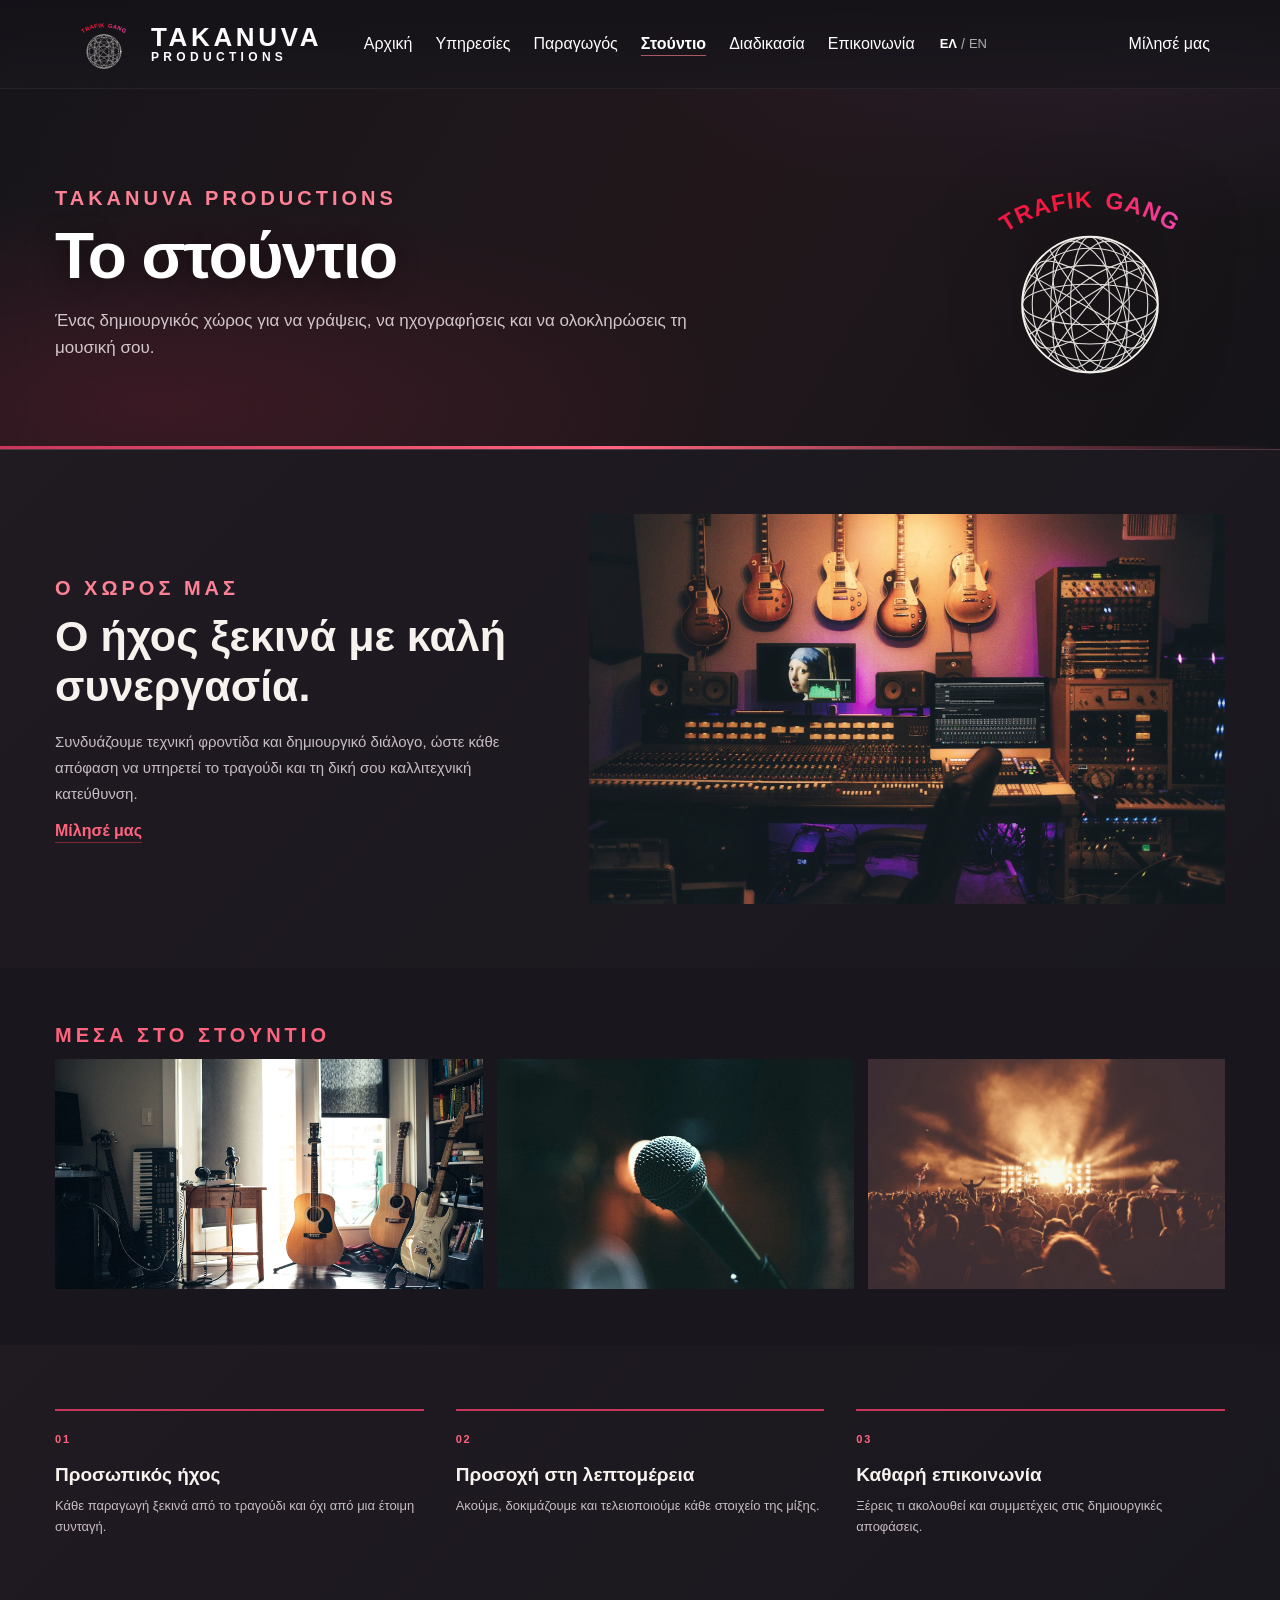
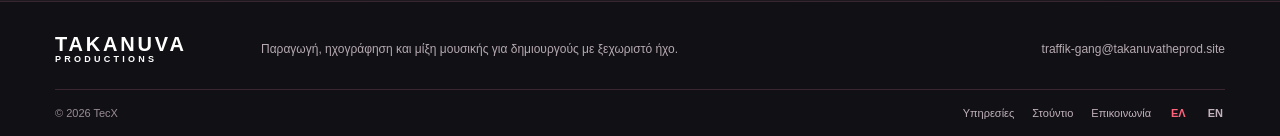
<file: studio.html>
<!doctype html>
<html lang="el">
<head>
  <meta charset="UTF-8">
  <meta name="viewport" content="width=device-width,initial-scale=1">
  <meta name="theme-color" content="#1a1a1a">
  <meta name="description" content="Γνώρισε το στούντιο της Takanuva Productions.">
  <title data-title-el="Το στούντιο — Takanuva Productions" data-title-en="The Studio — Takanuva Productions">Το στούντιο — Takanuva Productions</title>
  <link rel="stylesheet" href="styles.css">
</head>
<body class="inner-page" data-page="studio">
<nav id="navigation" class="nav--absolute">
  <div class="container">
    <div class="col-group">
  <div class="col-11">
    <a href="index.html" class="logo-link" aria-label="Takanuva Productions">
      <img class="header-logo" src="assets/trafik-gang-logo.svg" alt="" width="720" height="620">
      <span class="brand-mark">
        <strong>TAKANUVA</strong>
        <small>PRODUCTIONS</small>
      </span>
    </a>
    <button class="visible-xs menu-toggle" id="mobile-menu-toggle" aria-label="Open menu" data-i18n-aria="nav.menu" aria-expanded="false"><span class="menu-toggle__open" aria-hidden="true">☰</span><span class="menu-toggle__close" aria-hidden="true">×</span></button>
    <ul class="list-inline menu-horizontal hidden-xs">
      <li>
        <a href="index.html" data-page-link="home" data-i18n="nav.home">Αρχική</a>
      </li>
      <li>
        <a href="services.html" data-page-link="services" data-i18n="nav.services">Υπηρεσίες</a>
      </li>
      <li>
        <a href="producer.html" data-page-link="producer" data-i18n="nav.producer">Παραγωγός</a>
      </li>
      <li>
        <a href="studio.html" data-page-link="studio" data-i18n="nav.studio">Στούντιο</a>
      </li>
      <li>
        <a href="process.html" data-page-link="process" data-i18n="nav.process">Διαδικασία</a>
      </li>
      <li>
        <a href="contact.html" data-page-link="contact" data-i18n="nav.contact">Επικοινωνία</a>
      </li>
      <li class="language-nav-item">
        <div class="language-switch" role="group" aria-label="Επιλογή γλώσσας" data-i18n-aria="nav.language">
          <button class="lang-option active" data-language="el" aria-pressed="true">ΕΛ</button>
          <span aria-hidden="true">/</span>
          <button class="lang-option" data-language="en" aria-pressed="false">EN</button>
        </div>
      </li>
    </ul>
  </div>
  <div class="col-1 user-nav">
    <ul class="list-inline menu-horizontal hidden-xs">
      <li>
        <a href="contact.html" class="nav-signin" data-page-link="contact" data-i18n="nav.talk">Μίλησέ μας</a>
      </li>
    </ul>
  </div>
  <div class="col-12" id="mobile-menu" aria-hidden="true">
    <ul>
    <li>
      <a href="index.html" data-page-link="home" data-i18n="nav.home">Αρχική</a>
    </li>
    <li>
      <a href="services.html" data-page-link="services" data-i18n="nav.services">Υπηρεσίες</a>
    </li>
    <li>
      <a href="producer.html" data-page-link="producer" data-i18n="nav.producer">Παραγωγός</a>
    </li>
    <li>
      <a href="studio.html" data-page-link="studio" data-i18n="nav.studio">Στούντιο</a>
    </li>
    <li>
      <a href="process.html" data-page-link="process" data-i18n="nav.process">Διαδικασία</a>
    </li>
    <li>
      <a href="contact.html" data-page-link="contact" data-i18n="nav.contact">Επικοινωνία</a>
    </li>
    <li>
      <a href="contact.html" data-i18n="nav.talk">Μίλησέ μας</a>
    </li>
    <li class="language-nav-item">
      <div class="language-switch" role="group" aria-label="Επιλογή γλώσσας" data-i18n-aria="nav.language">
        <button class="lang-option active" data-language="el" aria-pressed="true">ΕΛ</button>
        <span aria-hidden="true">/</span>
        <button class="lang-option" data-language="en" aria-pressed="false">EN</button>
      </div>
    </li>
  </ul>
</div>
</div>
</div>
</nav>
<main>
<header class="page-banner">
  <div class="container">
    <div class="brand-hero__layout">
      <div class="brand-hero__copy">
        <p class="eyebrow">TAKANUVA PRODUCTIONS</p>
        <h1 data-i18n="studio.title">Το στούντιο</h1>
        <p class="page-lead" data-i18n="studio.lead">Ένας δημιουργικός χώρος για να γράψεις, να ηχογραφήσεις και να ολοκληρώσεις τη μουσική σου.</p>
      </div>
      <div class="brand-hero__logo">
        <img src="assets/trafik-gang-logo.svg" alt="Trafik Gang logo">
      </div>
    </div>
  </div>
</header>
<section class="studio-intro section--small bg--white">
  <div class="container"><div class="studio-intro-grid">
    <div>
      <p class="eyebrow" data-i18n="studio.eyebrow">Ο ΧΩΡΟΣ ΜΑΣ</p>
      <h2 data-i18n="studio.heading">Ο ήχος ξεκινά με καλή συνεργασία.</h2>
      <p data-i18n="studio.copy">Συνδυάζουμε τεχνική φροντίδα και δημιουργικό διάλογο, ώστε κάθε απόφαση να υπηρετεί το τραγούδι και τη δική σου καλλιτεχνική κατεύθυνση.</p>
      <a class="text-link" href="contact.html" data-i18n="nav.talk">Μίλησέ μας</a></div><img src="assets/studio-wide.jpg" alt="Recording studio room">
    </div>
    </div>
  </section>
<section class="studio-gallery-section">
  <div class="container">
    <p class="eyebrow" data-i18n="studio.galleryEyebrow">ΜΕΣΑ ΣΤΟ ΣΤΟΥΝΤΙΟ</p>
    <div class="studio-gallery"><img src="assets/studio-mix.jpg" alt="Mixing desk">
      <img src="assets/vocalist.jpg" alt="Vocal recording session">
      <img src="assets/live-music.jpg" alt="Live music stage">
    </div>
  </div>
</section>
<section class="studio-values section--small bg--white">
  <div class="container">
    <div class="value-grid">
      <article>
        <span>01</span>
        <h2 data-i18n="studio.value1Title">Προσωπικός ήχος</h2>
        <p data-i18n="studio.value1Text">Κάθε παραγωγή ξεκινά από το τραγούδι και όχι από μια έτοιμη συνταγή.</p>
      </article>
      <article>
        <span>02</span>
        <h2 data-i18n="studio.value2Title">Προσοχή στη λεπτομέρεια</h2>
        <p data-i18n="studio.value2Text">Ακούμε, δοκιμάζουμε και τελειοποιούμε κάθε στοιχείο της μίξης.</p>
      </article>
      <article>
        <span>03</span>
        <h2 data-i18n="studio.value3Title">Καθαρή επικοινωνία</h2>
        <p data-i18n="studio.value3Text">Ξέρεις τι ακολουθεί και συμμετέχεις στις δημιουργικές αποφάσεις.</p>
      </article>
    </div>
  </div>
</section>
</main>
<footer class="site-footer"><div class="container"><div class="footer-top"><a class="footer-brand" href="index.html" aria-label="Takanuva Productions">
  <span class="brand-mark"><strong>TAKANUVA</strong><small>PRODUCTIONS</small>
  </span>
</a>
<p data-i18n="footer.tagline">Παραγωγή, ηχογράφηση και μίξη μουσικής για δημιουργούς με ξεχωριστό ήχο.</p>
<a class="footer-email" href="mailto:traffik-gang@takanuvatheprod.site">traffik-gang@takanuvatheprod.site</a>
</div>
<div class="footer-bottom">
  <span>© 2026 TecX</span>
  <div class="footer-links"><a href="services.html" data-i18n="nav.services">Υπηρεσίες</a>
    <a href="studio.html" data-i18n="nav.studio">Στούντιο</a>
    <a href="contact.html" data-i18n="nav.contact">Επικοινωνία</a>
    <button class="footer-lang" data-language="el">ΕΛ</button>
    <button class="footer-lang" data-language="en">EN</button>
  </div>
</div>
</div>
</footer>
<script src="app.js"></script>
</body>
</html>
</file>
<file: styles.css>
:root{--tp-ink:#1a1a1a;--tp-red:#802731;--tp-red-dark:#67202a;--tp-paper:#f5f5f5;--tp-text:#07171d;--tp-muted:#6b6b6b}html{scroll-behavior:smooth;scroll-padding-top:80px}body{font-family:Arial,"Helvetica Neue",Arial,sans-serif;color:var(--tp-text);background:#eee}button{font-family:inherit;cursor:pointer}#navigation{position:sticky!important;inset-block-start:0;z-index:50;width:100%;height:auto;background:#fff;box-shadow:0 1px 7px #00000018;color:#333}#navigation .container{max-width:1280px!important;width:calc(100% - 36px)}.nav-layout{display:flex!important;align-items:center;gap:18px;margin:0!important;padding:10px 0}.logo-link{flex:none}.logo-link .logo{width:150px;height:31px;object-fit:contain;margin:0!important;top:auto!important}.main-menu{display:flex;align-items:center;gap:19px;flex:1;margin:0;padding:0 0 0 23px;white-space:nowrap}.main-menu li{float:none!important;margin:0!important}.main-menu a,.nav-link{border:0;background:none;color:#383838;font-size:13px;font-weight:600;text-decoration:none;padding:7px 0}.nav-actions{margin-left:auto;display:flex;align-items:center;gap:15px;white-space:nowrap}.nav-post{padding:9px 13px!important;margin:0!important;background:#704258!important;border-color:#704258!important}.nav-post:hover,.btn--primary:hover{background:var(--tp-red-dark)!important;border-color:var(--tp-red-dark)!important}.language-switch{display:flex;align-items:center;gap:5px;padding:5px 8px;border:1px solid #ddd;border-radius:3px;font-size:11px;color:#999}.lang-option,.footer-lang{border:0;background:transparent;color:#777;font-size:11px;font-weight:700;padding:2px;cursor:pointer}.lang-option.active,.footer-lang.active{color:var(--tp-red)}.mobile-menu-toggle,.mobile-menu{display:none!important}.header-hero{position:relative;isolation:isolate;min-height:520px;background:#1b1a1a!important;padding-top:9em!important;padding-bottom:6em!important;overflow:hidden}.header-hero .container{position:relative;z-index:2}.header-hero .hero-copy{max-width:520px}.header-hero h2,.header-hero h1{color:#fff!important}.header-hero h2{font-weight:700}.header-hero h1{font-size:1.32em;line-height:1.5;font-weight:400;max-width:550px}.header-hero .cta-container{display:flex;flex-wrap:wrap;gap:10px}.header-hero .btn{margin:1.1em 0 .2em!important;background:#802731!important;border-color:#802731!important}.header-hero .btn--outline{background:transparent!important;border:1px solid #fff!important;color:#fff!important}.header-hero .btn--outline:hover{background:#fff!important;color:#222!important}.header-hero__gallery{position:absolute!important;z-index:0;right:0;top:0;width:50%!important;height:100%!important;overflow:hidden;mask-image:linear-gradient(90deg,transparent,#000 14%)}.image-slideshow,.image-slideshow li{position:absolute;inset:0;width:100%;height:100%;padding:0;margin:0;list-style:none}.image-slideshow li{opacity:0;transition:opacity .7s}.image-slideshow li.active{opacity:1}.image-slideshow img{width:100%;height:100%;object-fit:cover;display:block}.header-hero__gallery:after{content:"";position:absolute;inset:0;background:linear-gradient(90deg,#1b1a1a25,transparent 30%),linear-gradient(0deg,#1b1a1a6b,transparent 35%);pointer-events:none}.hero-photo-credit{position:absolute;right:22px;bottom:17px;color:#fff9;font-size:10px;z-index:2}.video-play{display:flex;align-items:center;gap:10px;margin-top:1.4em;border:0;background:none;color:#fff;font-size:14px}.video-play__icon{width:38px;height:38px;border:1px solid #ffffffa8;border-radius:50%;display:grid;place-items:center}.video-play__icon img{width:12px;filter:brightness(0) invert(1)}.section--small{padding-top:4em;padding-bottom:4em}.section--small h3{font-size:2em;font-weight:700;margin:0}.categories{margin-top:2.5em!important;margin-bottom:1.8em!important;padding:0}.categories>li{margin-bottom:24px}.category{border-radius:3px;box-shadow:0 2px 8px #00000016;transition:transform .2s,box-shadow .2s}.category:hover{transform:translateY(-3px);box-shadow:0 8px 20px #0002}.category img{width:100%;height:210px;object-fit:cover;display:block}.category__text{padding:14px 17px 17px;background:#fff;text-align:left}.category__text h4{font-size:17px;margin:0 0 6px;color:#222}.category__text p{font-size:13px;line-height:1.45;margin:0;color:#687078;white-space:normal}.text-link{color:var(--tp-red)!important;font-weight:700}.featured-providers{background:#f4f4f4;padding:5.5em 0;text-align:center}.featured-providers h2{font-size:25px;font-weight:400;margin-bottom:8px}.featured-rotator{min-height:65px;margin:0;padding:0;list-style:none;font-size:37px;font-weight:700;color:#1e1e1e}.featured-rotator li{display:none}.featured-rotator li.active{display:block}.featured-providers .type-p-large{font-size:18px;color:#666}.main-benefits{padding:4em 0 4.6em}.benefit{padding:15px 25px}.benefit .icon,.benefit-icon{height:62px;width:70px;object-fit:contain;margin-bottom:10px}.benefit h4{font-size:18px;margin:7px 0}.benefit p{font-size:14px;line-height:1.55;color:#747474;max-width:300px;margin:0 auto}.how-section{background:#1a1a1a;color:#fff;padding:5em 0;overflow:hidden}.how-section h2{font-size:2em;color:#fff;margin:0 0 1.2em}.sequence-list{margin:0 0 25px;padding:0;list-style:none}.sequence-list li{display:flex;align-items:center;gap:16px;padding:13px 4px;color:#c7c7c7;opacity:.57;cursor:pointer;transition:.2s}.sequence-list li.active{opacity:1;color:#fff}.sequence-list__number{width:35px;height:35px;flex:none;border:1px solid #8b8b8b;border-radius:50%;display:grid;place-items:center;font-size:15px}.sequence-list li.active .sequence-list__number{background:var(--tp-red);border-color:var(--tp-red)}.sequence-list__text{font-size:19px;line-height:1.35;font-weight:700}.how-section .btn{background:#802731!important;border-color:#802731!important}.how-visual{position:relative;min-height:390px;display:flex;align-items:center;justify-content:center}.how-image{position:absolute;inset:0 0 0 8%;overflow:hidden;transform:skewX(-7deg);border-left:7px solid var(--tp-red)}.how-image img{width:100%;height:100%;object-fit:cover;opacity:.73}.project-message{position:relative;z-index:1;width:min(400px,90%);margin-left:-25px;background:#fff;color:#18232c;padding:18px 20px;border-radius:3px;box-shadow:0 14px 30px #0005;transform:rotate(-2deg)}.message-top{display:flex;align-items:center;gap:10px}.message-top img{width:38px;height:38px;border-radius:50%;object-fit:cover}.message-top b,.message-top small{display:block}.message-top b{font-size:13px}.message-top small{font-size:10px;color:#777}.message-top strong{margin-left:auto;color:#c18b32;font-size:11px}.project-message p{font-size:13px;line-height:1.5;margin:16px 0}.message-file{padding:9px;background:#f3f4f5;border:1px solid #e1e1e1;font-size:11px}.message-file span{float:right;color:#999}.testimonial-section{background:#eee;padding:4.6em 0 2.8em}.testimonial-section h2{font-size:2.2em;margin:0 0 4px}.testimonial-section .type-p-large{font-size:17px;color:#707070;margin:0}.testimonial-carousel{display:flex;justify-content:center;align-items:center;gap:22px;margin:2.6em auto 2em;max-width:850px}.testimonial-card{width:min(600px,80%);min-height:250px;position:relative;background:#fff;padding:32px 45px 24px;text-align:center;box-shadow:0 4px 18px #00000017;border-radius:3px}.quote-icon{font-family:Georgia,serif;color:#802731;font-size:55px;line-height:35px}.testimonial-card blockquote{font:24px/1.4 Georgia,serif;color:#3b3b3b;margin:13px 0 22px}.review-author{display:flex;align-items:center;gap:10px;text-align:left;max-width:360px;margin:auto}.review-author img{width:42px;height:42px;object-fit:cover;border-radius:50%}.review-author b,.review-author small{display:block}.review-author b{font-size:12px}.review-author small{font-size:10px;color:#777;margin-top:3px}.review-author>span{margin-left:auto;color:#bd943f;letter-spacing:2px}.testimonial-arrow{border:0;background:none;font-size:36px;color:#7d7d7d;padding:5px}.press-logos{display:flex;align-items:center;justify-content:center;gap:50px;list-style:none;margin:0;padding:25px 0 10px;border-top:1px solid #d9d9d9}.press-logos img{max-width:95px;max-height:32px;object-fit:contain;filter:grayscale(1);opacity:.45}.minor-benefits{position:relative;padding:5em 0;background:#fff url("assets/studio-mix.jpg") left center/43% auto no-repeat}.minor-benefits h2{font-size:2em;line-height:1.2;margin:0 0 1em}.checklist{padding:0;list-style:none}.checklist>li{display:flex;gap:11px;margin-bottom:20px}.checklist__check{width:24px;height:24px;flex:none;display:grid;place-items:center;border-radius:50%;background:#802731;color:#fff;font-size:14px}.checklist__content h4{margin:0 0 5px;font-size:15px}.checklist__content p{font-size:12px;line-height:1.5;color:#777;margin:0}.industry-section{height:390px;position:relative;display:grid;place-items:center;text-align:center;color:#fff;overflow:hidden}.industry-image{position:absolute;inset:0;background:url("assets/live-music.jpg") center/cover}.industry-shade{position:absolute;inset:0;background:#111b}.industry-content{position:relative;max-width:760px;padding:25px}.industry-content h2{font-size:2.3em;line-height:1.2;color:#fff}.video-play--light{margin:20px auto 0}.popular{padding:3.5em 0;background:#1a1a1a!important;color:#fff}.popular h5{font-size:15px;color:#fff;margin:0 0 16px}.link-list{padding:0;list-style:none}.link-list li,.link-list a{display:block;color:#b9b9b9;text-decoration:none;font-size:12px;line-height:1.8}.link-list a:hover{color:#fff;text-decoration:underline}.bottom-cta{padding:3em 0}.bottom-cta h2{font-size:2em;line-height:1.2;margin:0 0 8px}.bottom-cta p{color:#777;font-size:14px}.bottom-cta .btn{background:#802731!important;border-color:#802731!important}.text-right{text-align:right}.site-footer{background:#111;color:#ddd;padding:32px 0 0}.footer-top{display:grid;grid-template-columns:180px 1fr auto;gap:26px;align-items:center;padding-bottom:25px}.footer-logo{width:155px;filter:brightness(0) invert(1)}.footer-top p{font-size:12px;color:#aaa;max-width:450px;margin:0}.footer-email{font-size:12px;color:#ddd}.footer-bottom{border-top:1px solid #333;padding:15px 0;display:flex;justify-content:space-between;align-items:center;font-size:11px;color:#888}.footer-bottom>div{display:flex;gap:18px;align-items:center}.footer-bottom a{color:#aaa;text-decoration:none}.footer-lang{color:#aaa}.footer-lang.active{color:#fff}.modal[hidden]{display:none!important}.modal{position:fixed;inset:0;z-index:1000;background:#000b;display:grid;place-items:center;padding:20px}.modal__body{position:relative;background:#fff;width:min(540px,100%);padding:35px 38px;border-radius:3px;box-shadow:0 15px 50px #0006}.modal__close{position:absolute;right:13px;top:9px;background:none;border:0;font-size:26px;color:#555}.modal__body h2{font-size:25px;margin:0 0 8px}.modal__body>p{color:#777;font-size:13px}.modal__body form{display:grid;gap:8px}.modal__body label{font-size:12px;font-weight:700;margin-top:6px}.modal__body input,.modal__body select,.modal__body textarea{width:100%;padding:10px;border:1px solid #ccc;border-radius:2px;font:13px inherit}.modal__body textarea{resize:vertical}.modal__body .btn{margin-top:12px;background:#802731!important;border-color:#802731!important}.form-message{min-height:14px;color:#567b32;font-size:12px;text-align:center}.video-modal-body{width:min(900px,100%);padding:16px}.video-modal-body video{width:100%;display:block}.menu-open .mobile-menu{display:flex!important}
@media(max-width:1100px){#navigation .container{width:calc(100% - 24px)}.main-menu{gap:11px;padding-left:8px}.main-menu a,.nav-link{font-size:11px}.nav-actions{gap:8px}.logo-link .logo{width:125px}.nav-post{padding:8px 9px!important}.minor-benefits{background-size:38% auto}.footer-top{grid-template-columns:150px 1fr auto}}
@media(max-width:900px){.main-menu{display:none!important}.nav-actions{margin-left:auto}.mobile-menu-toggle{display:block!important;border:0;background:transparent;color:#333;font-size:23px;margin-left:auto}.mobile-menu{position:absolute;left:0;right:0;top:100%;padding:14px 24px 20px;background:#fff;box-shadow:0 8px 14px #0002;flex-direction:column;gap:11px}.mobile-menu a,.mobile-menu button{display:block;text-align:left;color:#333;background:none;border:0;text-decoration:none;padding:5px;font-size:14px}.nav-layout{flex-wrap:wrap}.nav-actions{gap:12px}.header-hero{padding-top:6em!important}.header-hero__gallery{width:47%!important}.minor-benefits{background-position:left center;background-size:35% auto}.minor-benefits .col-dt-7{width:62%;margin-left:38%}.press-logos{gap:28px}}
@media(max-width:700px){#navigation .container{width:calc(100% - 24px)}.nav-layout{padding:8px 0;gap:8px}.logo-link .logo{width:126px;height:27px}.nav-actions{gap:8px}.nav-link{font-size:11px;padding:5px 0}.signup-link,.nav-post{display:none!important}.language-switch{padding:4px 6px}.header-hero{min-height:0;padding:5.8em 0 3.6em!important;text-align:center}.header-hero .hero-copy{max-width:100%}.header-hero h2{font-size:2.7em}.header-hero h1{font-size:1.12em;line-height:1.5}.header-hero__gallery{position:absolute!important;width:100%!important;height:100%!important;opacity:.33;mask-image:none}.header-hero__gallery:after{background:#1616168c}.header-hero .container{z-index:2}.header-hero .cta-container{justify-content:center}.header-hero .btn{margin:1em 3px 0!important}.video-play{margin:1.2em auto 0}.hero-photo-credit{display:none}.section--small{padding:3em 0}.section--small h3{font-size:1.65em}.categories{overflow-x:auto!important;white-space:nowrap;padding-bottom:12px!important;margin-top:1.5em!important}.categories>li{width:255px!important;float:none!important;display:inline-block!important;vertical-align:top;white-space:normal}.category img{height:170px}.category__text{min-height:115px}.featured-providers{padding:3.2em 0}.featured-providers h2{font-size:20px}.featured-rotator{font-size:27px;min-height:75px}.main-benefits{padding:2em 0}.benefit{width:100%;padding:17px 25px}.benefit .icon{height:48px}.how-section{padding:3.2em 0}.how-section h2{font-size:1.7em}.sequence-list__text{font-size:16px}.how-visual{min-height:290px;margin-top:25px}.testimonial-section{padding:3em 0 2em}.testimonial-section h2{font-size:1.8em}.testimonial-carousel{gap:3px;margin:1.6em auto}.testimonial-card{width:calc(100% - 52px);padding:25px 18px 20px;min-height:225px}.testimonial-card blockquote{font-size:18px}.testimonial-arrow{font-size:28px}.review-author>span{font-size:9px;letter-spacing:0}.press-logos{gap:12px;flex-wrap:wrap}.press-logos img{max-width:68px;max-height:24px}.minor-benefits{background-image:none!important;padding:3.5em 0}.minor-benefits .col-dt-7{width:100%;margin-left:0}.minor-benefits h2{font-size:1.65em}.industry-section{height:300px}.industry-content h2{font-size:1.7em}.popular{padding:2.5em 0}.bottom-cta{padding:2.3em 0}.bottom-cta .text-right{text-align:left;margin-top:10px}.footer-top{grid-template-columns:1fr;gap:12px}.footer-bottom{align-items:flex-start;gap:12px;flex-direction:column}.footer-bottom>div{gap:12px}.modal__body{padding:30px 22px}.mobile-menu-toggle{order:3}.nav-actions{order:2}.logo-link{order:1}}
@media(prefers-reduced-motion:reduce){html{scroll-behavior:auto}*,*::before,*::after{transition-duration:.01ms!important;animation-duration:.01ms!important}}

.category__text{position:absolute!important;top:50%!important;left:0;transform:translateY(-50%)!important;width:100%;z-index:1;background:transparent!important;text-align:center!important;padding:12px!important}.category__text h4{color:#fff!important}.category__text p{color:#fff!important;max-height:3em;overflow:hidden;margin:0 auto!important}.category:after{z-index:0}.category img{display:block;width:100%;height:210px;object-fit:cover}@media(max-width:700px){.category img{height:170px}}

/* Transparent hero navigation with a compact service menu. */
#navigation{position:absolute!important;top:0;left:0;right:0;inset-block-start:0;z-index:50;width:100%;height:auto;background:transparent!important;box-shadow:none!important;color:#fff}
#navigation .container{width:calc(100% - 30px)!important;max-width:1170px!important}
#navigation .col-group{display:flex;align-items:center;flex-wrap:nowrap;margin:0!important}
#navigation .col-11{display:flex;align-items:center;width:91.66666667%;padding-left:15px;padding-right:15px}
#navigation .col-1.user-nav{display:flex;align-items:center;justify-content:flex-end;width:8.33333333%;padding-left:0;padding-right:15px}
#navigation .logo-link{display:flex;align-items:center;gap:10px;flex:none;margin-right:3em;text-decoration:none}
#navigation .logo-link .logo{position:relative;top:8px;width:auto;height:24px;max-width:none;margin:0;object-fit:contain}
#navigation .menu-horizontal{display:flex;align-items:center;gap:20px;float:none;margin:0;padding:0;list-style:none;white-space:nowrap}
#navigation .menu-horizontal>li{float:none;margin:0;padding:0;white-space:nowrap}
#navigation .menu-horizontal>li>a:not(.btn),#navigation .menu-horizontal>li span.explore-entry-point,#navigation .nav-signin{display:inline-block;border:0;background:transparent;color:#fff!important;font:500 13px/1.4 Arial,"Helvetica Neue",Arial,sans-serif;text-decoration:none;padding:7px 0;white-space:nowrap}
#navigation .menu-horizontal>li>a:not(.btn){transition:opacity .15s ease}
#navigation .menu-horizontal>li>a:hover,#navigation .nav-signin:hover{opacity:.78}
#navigation .user-nav .menu-horizontal{justify-content:flex-end}
#navigation .language-nav-item{margin-left:1px!important}
#navigation .language-switch{display:flex;align-items:center;gap:3px;padding:0;border:0;border-radius:0;background:transparent;color:#ffffffa6;font-size:11px;white-space:nowrap}
#navigation .lang-option{border:0;background:transparent;color:#ffffffa6;font:500 11px Arial,"Helvetica Neue",Arial,sans-serif;padding:3px 1px;cursor:pointer}
#navigation .lang-option.active{color:#fff;font-weight:700}
#navigation .visible-xs.menu-toggle{display:none}
#navigation #mobile-menu{display:none}
@media(max-width:1100px){#navigation .menu-horizontal{gap:12px}#navigation
 .logo-link{margin-right:1.7em}#navigation .menu-horizontal>li>a:not(.btn),#navigation .nav-signin{font-size:11px}}
@media(max-width:900px){#navigation .col-group{flex-wrap:wrap}#navigation
 .col-11{width:100%;justify-content:space-between;padding-top:9px;padding-bottom:9px}#navigation 
 .col-1.user-nav{display:none}#navigation
 .menu-horizontal.hidden-xs{display:none!important}#navigation 
 .visible-xs.menu-toggle{display:block!important;margin:0 4px 0 auto;border:0;background:transparent;color:#fff;font:24px/1 Arial,Arial,sans-serif;padding:5px 0 5px 14px;cursor:pointer}#navigation .menu-toggle__close{display:none}#navigation.active{background:#1a1a1a!important}#navigation.active .menu-toggle__open{display:none}#navigation.active .menu-toggle__close{display:inline}#navigation #mobile-menu{display:none!important;width:100%;padding:4px 15px 18px;margin:0;text-align:left}#navigation.active #mobile-menu{display:block!important}#navigation #mobile-menu ul{display:flex;flex-direction:column;align-items:stretch;gap:0;margin:0;padding:0;list-style:none}#navigation #mobile-menu li{border-top:1px solid #ffffff22;margin:0;padding:0}#navigation #mobile-menu li a,#navigation #mobile-menu li>button{display:block;width:100%;border:0;background:transparent;color:#fff;text-decoration:none;text-align:left;font:500 14px/1.4 Arial,"Helvetica Neue",Arial,sans-serif;padding:11px 0}#navigation #mobile-menu .language-switch{padding:9px 0}#navigation #mobile-menu .lang-option{font-size:12px}}
@media(max-width:700px){#navigation .container{width:calc(100% - 24px)!important}#navigation .col-11{padding-left:0;padding-right:0}#navigation .logo-link{margin-right:0}#navigation .logo-link .logo{top:0;height:24px}}
/* Local layout foundation: the page no longer imports a third-party site stylesheet. */
*{box-sizing:border-box}
html{scroll-behavior:smooth;scroll-padding-top:80px}
body{margin:0;font-family:Arial,Helvetica,sans-serif;color:#07171d;background:#eee}
img{max-width:100%}
button,input,select,textarea{font:inherit}
h1,h2,h3,h4,h5,p{margin-top:0}
a{color:inherit}
.container{width:calc(100% - 36px);max-width:1170px;margin-left:auto;margin-right:auto}
.col-group{display:flex;flex-wrap:wrap;margin-left:-15px;margin-right:-15px}
.col-group>[class*="col-"]{padding-left:15px;padding-right:15px}
.col-12{width:100%}.col-6{width:50%}.col-4{width:33.333333%}.col-dt-3{width:25%}.col-dt-5{width:41.666667%}
.col-dt-7{width:58.333333%}.col-dt-offset-5{margin-left:41.666667%}
.vertical-align{align-items:center}.text-center{text-align:center}.text-right{text-align:right}
.bg--white{background:#fff}.bg--primary{background:#1a1a1a;color:#fff}
.btn{display:inline-flex;align-items:center;justify-content:center;min-height:42px;padding:10px 18px;border:1px solid transparent;border-radius:2px;background:#802731;color:#fff;text-decoration:none;font-size:13px;font-weight:700;line-height:1.3;cursor:pointer;transition:background .2s,border-color .2s,color .2s}
.btn--lg{min-height:48px;padding:12px 22px}.btn--outline{background:transparent;color:#fff}.btn:hover{filter:brightness(.92)}
.list-inline{display:flex;list-style:none}.type-h1{font-size:2.8rem;line-height:1.1}.type-p{font-size:1.25rem;line-height:1.5}
.brand-mark{display:flex;flex-direction:column;gap:1px;color:#fff;line-height:1;text-decoration:none;white-space:nowrap}.brand-mark strong{font-size:20px;letter-spacing:.14em;font-weight:800}.brand-mark small{font-size:9px;letter-spacing:.36em;font-weight:700}
.benefit-icon{display:grid;place-items:center;height:62px;width:70px;margin:0 auto 10px;color:#802731;font-size:35px;font-weight:700}
.video-play__icon>span{font-size:12px}.studio-reel-placeholder{position:relative;min-height:340px;overflow:hidden;background:#111}.studio-reel-placeholder>img{position:absolute;inset:0;width:100%;height:100%;object-fit:cover;opacity:.45}.studio-reel-placeholder>div{position:relative;z-index:1;min-height:340px;display:flex;flex-direction:column;align-items:center;justify-content:center;color:#fff}.studio-reel-placeholder p{font-size:15px}.reel-play{display:grid;place-items:center;width:58px;height:58px;border:1px solid #fff;border-radius:50%;margin-bottom:15px}
.press-logos li{color:#777;font-size:12px;font-weight:700;letter-spacing:.17em}
.footer-brand{display:inline-block;text-decoration:none}.footer-brand .brand-mark{color:#fff}.footer-email{text-decoration:none}
@media(max-width:900px){.col-dt-3{width:50%}.col-dt-5,.col-dt-7{width:100%}.col-dt-offset-5{margin-left:0}.hidden-xs{display:none!important}}
@media(max-width:700px){.container{width:calc(100% - 24px)}.col-4,.col-6,.col-mb-12{width:100%}.type-h1{font-size:2.25rem}.type-p{font-size:1.05rem}}

/* Separate page layouts for the Takanuva Productions template. */
.inner-page{background:#fff}
.page-banner{position:relative;padding:158px 0 58px;background:#1a1a1a;color:#fff;overflow:hidden}
.page-banner:after{content:"";position:absolute;inset:auto 0 0;height:4px;background:#802731}
.page-banner .container{position:relative;z-index:1}
.page-banner .eyebrow,.eyebrow{font-size:20px;letter-spacing:.2em;font-weight:700;color:#9b4b54;margin:0 0 12px}
.page-banner .eyebrow{color:#d3a1a5}
.page-banner h1{max-width:850px;color:#fff;font-size:clamp(30px,5.8vw,64px);line-height:1.08;font-weight:500;margin:0 0 16px}
.page-lead{max-width:680px;color:#c9c9c9;font-size:17px;line-height:1.6;margin:0}
.home-intro-copy{max-width:720px;margin:0 auto 38px;text-align:center}
.home-intro-copy h2{font-size:clamp(28px,4vw,42px);line-height:1.16;margin:0 0 14px;color:#1a1a1a}
.home-intro-copy>p:last-child{max-width:630px;margin:0 auto;color:#6b6b6b;font-size:16px;line-height:1.7}
.home-page-links{display:grid;grid-template-columns:repeat(3,minmax(0,1fr));gap:18px}
.home-page-card{min-width:0;display:grid;grid-template-columns:88px 1fr 20px;align-items:center;gap:14px;padding:12px;background:#fff;border:1px solid #e8e5e5;text-decoration:none;transition:border-color .2s,transform .2s,box-shadow .2s}
.home-page-card:hover{transform:translateY(-3px);border-color:#802731;box-shadow:0 8px 24px #00000012}
.home-page-card img{width:88px;height:72px;object-fit:cover}
.home-page-card b,.home-page-card small{display:block}
.home-page-card b{font-size:15px;color:#1a1a1a;margin-bottom:5px}
.home-page-card small{font-size:11px;line-height:1.45;color:#737373}
.home-page-card i{font-size:20px;color:#802731;font-style:normal}
.service-grid{display:grid;grid-template-columns:repeat(3,minmax(0,1fr));gap:22px}
.service-card{display:block;background:#fff;border:1px solid #e9e6e6;text-decoration:none;transition:transform .2s,box-shadow .2s}
.service-card:hover{transform:translateY(-4px);box-shadow:0 12px 28px #00000018}
.service-card img{display:block;width:100%;height:205px;object-fit:cover}
.service-card>div{padding:20px 21px 22px}
.service-card h2{font-size:20px;margin:0 0 9px;color:#222}
.service-card p{font-size:13px;line-height:1.6;color:#717171;margin:0}
.center-cta{text-align:center;padding-top:42px}
.center-cta .btn{background:#802731!important;border-color:#802731!important}
.studio-intro-grid{display:grid;grid-template-columns:.86fr 1.14fr;align-items:center;gap:55px}
.studio-intro-grid h2,.contact-copy h2{font-size:clamp(29px,4vw,43px);line-height:1.16;color:#1a1a1a;margin:0 0 17px}
.studio-intro-grid p:not(.eyebrow),.contact-copy>p:not(.eyebrow){font-size:15px;line-height:1.75;color:#696969}
.studio-intro-grid>img{display:block;width:100%;height:390px;object-fit:cover}
.studio-intro-grid .text-link{text-decoration:none;border-bottom:1px solid #802731;padding-bottom:3px}
.studio-gallery-section{padding:56px 0;background:#f4f3f3}
.studio-gallery{display:grid;grid-template-columns:1.2fr 1fr 1fr;gap:14px}
.studio-gallery img{display:block;width:100%;height:230px;object-fit:cover}
.value-grid{display:grid;grid-template-columns:repeat(3,minmax(0,1fr));gap:32px}
.value-grid article{border-top:2px solid #802731;padding-top:18px}
.value-grid article>span{font-size:11px;letter-spacing:.16em;color:#802731;font-weight:700}
.value-grid h2{font-size:19px;margin:17px 0 9px;color:#202020}
.value-grid p{font-size:13px;line-height:1.65;color:#747474;margin:0}
.process-layout{display:grid;grid-template-columns:.95fr 1.05fr;gap:52px;align-items:center}
.process-steps{margin:0;padding:0;list-style:none}
.process-steps li{display:grid;grid-template-columns:48px 1fr;gap:16px;padding:21px 12px;border-bottom:1px solid #e7e4e4;cursor:pointer;opacity:.62;transition:opacity .2s,background .2s}
.process-steps li:first-child{border-top:1px solid #e7e4e4}
.process-steps li.active{opacity:1;background:#faf7f7}
.process-steps li>span{width:38px;height:38px;display:grid;place-items:center;border:1px solid #bbb;border-radius:50%;font-size:12px;color:#777}
.process-steps li.active>span{background:#802731;border-color:#802731;color:#fff}
.process-steps h2{font-size:18px;color:#222;margin:0 0 7px}
.process-steps p{font-size:13px;line-height:1.55;color:#737373;margin:0}
.process-visual{position:relative;min-height:400px;background:#1a1a1a;overflow:hidden}
.process-visual>img{position:absolute;inset:0;width:100%;height:100%;object-fit:cover;opacity:.75;transition:opacity .2s}
.process-note{position:absolute;left:24px;right:24px;bottom:24px;display:flex;flex-direction:column;gap:9px;padding:19px 21px;background:#fff;box-shadow:0 8px 28px #0004}
.process-note .eyebrow{margin:0;font-size:9px}
.process-note strong{font-size:17px;line-height:1.4;color:#222}
.audio-file{padding-top:9px;border-top:1px solid #e5e5e5;color:#737373;font-size:11px}
.reviews-page{padding-top:50px;padding-bottom:48px}
.reviews-page .testimonial-carousel{margin-top:0}
.review-template-note{max-width:650px;margin:0 auto;text-align:center;color:#777;font-size:12px;line-height:1.6}
.contact-grid{display:grid;grid-template-columns:.9fr 1.1fr;gap:64px;align-items:start}
.contact-copy{padding-top:8px}
.contact-detail{display:flex;flex-direction:column;gap:6px;padding:17px 0;border-top:1px solid #e7e4e4;border-bottom:1px solid #e7e4e4}
.contact-detail span{font-size:10px;letter-spacing:.15em;text-transform:uppercase;color:#888}
.contact-detail a{color:#802731;font-size:15px;font-weight:700;text-decoration:none}
.contact-demo{font-size:11px!important;line-height:1.5!important;color:#999!important;margin-top:12px}
.contact-form{display:grid;gap:9px;padding:28px;background:#f5f4f4;border-top:3px solid #802731}
.contact-form label{font-size:12px;font-weight:700;color:#363636;margin-top:5px}
.contact-form input,.contact-form select,.contact-form textarea{width:100%;min-height:43px;padding:11px 12px;border:1px solid #d8d5d5;border-radius:2px;background:#fff;color:#222;font-size:13px}
.contact-form textarea{resize:vertical;min-height:120px}
.contact-form input:focus,.contact-form select:focus,.contact-form textarea:focus{outline:2px solid #80273155;border-color:#802731}
.contact-form .btn{margin-top:9px;background:#802731!important;border-color:#802731!important}
.contact-form .form-message{color:#777;font-size:11px;text-align:left;line-height:1.5;margin:4px 0 0}
.footer-links{display:flex;align-items:center;gap:15px}
.footer-links a{font-size:11px}
#navigation [aria-current="page"]{font-weight:700!important;text-decoration:underline!important;text-decoration-color:#a85a63!important;text-underline-offset:6px}
:focus-visible{outline:2px solid #a8525c;outline-offset:3px}
@media(max-width:900px){.page-banner{padding-top:128px}.home-page-links{grid-template-columns:1fr}.home-page-card{grid-template-columns:100px 1fr 20px}.home-page-card img{width:100px;height:78px}.service-grid{grid-template-columns:repeat(2,minmax(0,1fr))}.studio-intro-grid{gap:30px}.studio-intro-grid>img{height:330px}.process-layout{grid-template-columns:1fr;gap:28px}.process-visual{min-height:360px}.contact-grid{gap:35px}}
@media(max-width:700px){.page-banner{padding:112px 0 42px}.page-banner h1{font-size:39px}.page-lead{font-size:15px}.home-intro-copy{text-align:left;margin-bottom:25px}.home-page-card{grid-template-columns:78px 1fr 18px;gap:11px}.home-page-card img{width:78px;height:68px}.service-grid{grid-template-columns:1fr;gap:16px}.service-card img{height:210px}.center-cta{padding-top:28px}.studio-intro-grid{grid-template-columns:1fr;gap:25px}.studio-intro-grid>img{height:260px;grid-row:1}.studio-gallery-section{padding:38px 0}.studio-gallery{grid-template-columns:1fr 1fr;gap:9px}.studio-gallery img{height:155px}.studio-gallery img:first-child{grid-column:1/-1;height:205px}.value-grid{grid-template-columns:1fr;gap:23px}.value-grid article{padding-top:14px}.process-steps li{padding:17px 5px;grid-template-columns:42px 1fr;gap:11px}.process-steps h2{font-size:16px}.process-visual{min-height:320px}.process-note{left:13px;right:13px;bottom:13px;padding:15px}.process-note strong{font-size:15px}.reviews-page{padding-top:34px}.testimonial-card{width:calc(100% - 46px)}.contact-grid{grid-template-columns:1fr;gap:25px}.contact-form{padding:21px 17px}.footer-links{flex-wrap:wrap;gap:11px}.footer-bottom>div{flex-wrap:wrap}}

/* Warm, earthy neutral surfaces across every page. */
:root{--tp-paper:#eee6d9;--tp-surface:#f5efe5;--tp-surface-soft:#e8dece;--tp-earth:#766958;--tp-border:#d9cebe;--tp-text:#29231e}
body,.inner-page{background:#eee6d9;color:#29231e}
.bg--white{background:#f5efe5!important}
.home-intro,.studio-intro,.studio-values,.contact-page{background:#f5efe5!important}
.home-page-card,.service-card,.testimonial-card,.process-note,.modal__body{background:#f7f2e9}
.home-page-card,.service-card{border-color:#ddd2c3}
.home-page-card b,.service-card h2,.studio-intro-grid h2,.contact-copy h2,.process-note strong{color:#29231e}
.home-intro-copy>p:last-child,.service-card p,.studio-intro-grid p:not(.eyebrow),.contact-copy>p:not(.eyebrow),.process-steps p{color:#70675c}
.studio-gallery-section,.contact-form{background:#e8dece}
.studio-gallery-section{background:#e8dece!important}
.process-steps li{border-color:#d9cebe}
.process-steps li.active{background:#f5efe5}
.contact-form input,.contact-form select,.contact-form textarea{background:#fbf7ef;border-color:#d2c6b5;color:#29231e}
.testimonial-section{background:#eee6d9}
.testimonial-card blockquote{color:#3d352d}
.review-template-note,.contact-form .form-message{color:#766c60}
.contact-detail{border-color:#d9cebe}
.contact-form{border-top-color:#802731}
.footer-bottom{border-color:#443a34}
.header-hero__gallery.hero-logo-stage{position:absolute!important;top:0;right:0;display:flex;align-items:center;justify-content:center;width:50%!important;height:100%!important;mask-image:none!important;background:radial-gradient(ellipse at center,#5a37311c 0%,transparent 68%)}
#home-hero .header-hero__gallery.hero-logo-stage:after{display:none}
#home-hero .hero-logo-image{position:relative;z-index:1;display:block;width:min(76%,500px);height:86%;object-fit:contain;filter:drop-shadow(0 18px 30px #0008)}
@media(max-width:700px){#home-hero.header-hero{min-height:0;padding:270px 0 3.6em!important}#home-hero .header-hero__gallery.hero-logo-stage{top:48px!important;right:0;width:100%!important;height:195px!important;opacity:1!important}#home-hero .hero-logo-image{width:min(70vw,250px);height:190px;max-height:100%}}
#navigation .logo-link .header-logo{display:block;flex:none;width:42px;height:auto;max-height:40px;object-fit:contain}
@media(max-width:1100px){#navigation .logo-link .header-logo{width:40px;max-height:38px}}
@media(max-width:700px){#navigation .logo-link{gap:8px}#navigation .logo-link .header-logo{width:36px;max-height:34px}#navigation .logo-link .brand-mark strong{font-size:17px}#navigation .logo-link .brand-mark small{font-size:8px}}

/* Hip-hop styling for the home introduction block. */
.home-intro{position:relative;isolation:isolate;overflow:hidden;background:radial-gradient(ellipse at 12% 90%,#b9264833 0%,transparent 36%),radial-gradient(ellipse at 90% 8%,#663e7629 0%,transparent 32%),linear-gradient(120deg,#17151a 0%,#21171b 55%,#151418 100%)!important;color:#f7f2ed}
.home-intro::before{content:"";position:absolute;inset:0;z-index:-1;pointer-events:none;opacity:.18;background-image:radial-gradient(#fcebe64a .7px,transparent .9px);background-size:9px 9px;mask-image:linear-gradient(90deg,#000,transparent 42%,transparent 58%,#000)}
.home-intro .container{position:relative;z-index:1}
.home-intro-copy{max-width:820px;margin-bottom:36px}
.home-intro-copy .eyebrow{display:inline-flex;align-items:center;gap:11px;color:#ff637e;font-size:11px;letter-spacing:.28em;margin-bottom:14px}
.home-intro-copy .eyebrow::before,.home-intro-copy .eyebrow::after{content:"";display:block;width:24px;height:2px;background:#e84a69}
.home-intro-copy h2{font-family:"Arial Black",Impact,Arial,sans-serif;font-weight:900;font-size:clamp(30px,4vw,46px);line-height:1.05;letter-spacing:-.025em;text-transform:uppercase;color:#fff!important;margin:0 0 16px}
.home-intro-copy>p:last-child{max-width:610px;color:#c8bdc2;font-size:15px}
.home-page-links{gap:14px}
.home-page-card{position:relative;grid-template-columns:78px 1fr 18px;gap:13px;min-height:98px;padding:12px;background:linear-gradient(135deg,#292127,#1e1b20);border:1px solid #573946;border-left:3px solid #ca365a;box-shadow:0 12px 30px #0004}
.home-page-card:hover{transform:translateY(-4px);border-color:#a8425b;box-shadow:0 16px 34px #0007}
.home-page-card img{width:78px;height:72px;object-fit:cover;filter:saturate(.78) contrast(1.08);border:1px solid #ffffff20}
.home-page-card:hover img{filter:saturate(1.1) contrast(1.08)}
.home-page-card b{font-family:"Arial Black",Impact,Arial,sans-serif;font-size:14px;color:#fff;letter-spacing:.01em}
.home-page-card small{color:#bdb1b6;font-size:11px}
.home-page-card i{color:#ff617e;font-style:normal;font-size:21px;font-weight:700;transition:transform .2s}
.home-page-card:hover i{transform:translateX(4px)}
@media(max-width:700px){.home-intro{padding:3.5em 0!important}.home-intro-copy{text-align:center;margin-bottom:25px}.home-intro-copy .eyebrow{font-size:9px;letter-spacing:.2em;gap:7px}.home-intro-copy .eyebrow::before,.home-intro-copy .eyebrow::after{width:16px}.home-intro-copy h2{font-size:clamp(28px,8vw,36px)}.home-page-card{grid-template-columns:68px 1fr 18px;gap:11px;min-height:86px}.home-page-card img{width:68px;height:62px}}
/* Site-wide hip-hop visual system, matched to the home intro. */
:root{--tp-ink:#17151a;--tp-deep:#21171b;--tp-card:#292127;--tp-pink:#ff637e;--tp-accent:#ca365a;--tp-line:#573946;--tp-light:#f7f2ed;--tp-copy:#c8bdc2;--tp-hip-bg:radial-gradient(ellipse at 12% 90%,#b9264833 0%,transparent 36%),radial-gradient(ellipse at 90% 8%,#663e7629 0%,transparent 32%),linear-gradient(120deg,#17151a 0%,#21171b 55%,#151418 100%)}
body,.inner-page{background:var(--tp-ink)!important;color:var(--tp-light)}
.bg--white,.studio-intro,.studio-values,.contact-page{background:linear-gradient(135deg,#201a21,#19181e)!important;color:var(--tp-light)}
.header-hero,.page-banner{background:var(--tp-hip-bg)!important;color:var(--tp-light)}
.header-hero{isolation:isolate}
.header-hero::before,.page-banner::before{content:"";position:absolute;inset:0;z-index:1;pointer-events:none;opacity:.14;background-image:radial-gradient(#fcebe64a .7px,transparent .9px);background-size:9px 9px;mask-image:linear-gradient(90deg,#000,transparent 42%,transparent 58%,#000)}
.header-hero .container,.page-banner .container{z-index:2}
.header-hero__gallery{z-index:0}
.header-hero__gallery:after{background:linear-gradient(90deg,#21171b75,transparent 36%),linear-gradient(0deg,#17151a88,transparent 48%)}
.header-hero .hero-copy h2,.header-hero .hero-copy h1,.page-banner h1{font-family:"Arial Black",Impact,Arial,sans-serif;font-weight:900;letter-spacing:-.025em;text-shadow:0 4px 24px #0007}
.page-banner{border-bottom:1px solid #573946}
.page-banner:after{height:3px;background:linear-gradient(90deg,#ca365a,#ff637e 48%,transparent)}
.page-banner .eyebrow,.eyebrow{color:#ff8195}
#navigation.active{background:#21171b!important}
.home-intro,.studio-intro,.studio-values,.contact-page,.section--small.bg--white{color:var(--tp-light)}
.service-card,.testimonial-card,.process-note,.contact-form,.modal__body,.project-message{background:linear-gradient(135deg,#292127,#1e1b20)!important;color:var(--tp-light);border-color:var(--tp-line)}
.service-card{border-left:3px solid var(--tp-accent)}
.service-card h2,.studio-intro-grid h2,.contact-copy h2,.value-grid h2,.process-steps h2,.process-note strong,.testimonial-card blockquote,.modal__body h2{color:var(--tp-light)!important}
.service-card p,.studio-intro-grid p:not(.eyebrow),.contact-copy>p:not(.eyebrow),.value-grid p,.process-steps p,.testimonial-section .type-p-large,.modal__body>p,.project-message p{color:var(--tp-copy)!important}
.service-card img,.studio-intro-grid>img,.studio-gallery img{filter:saturate(.82) contrast(1.06)}
.service-card:hover{border-color:#a8425b;box-shadow:0 14px 32px #0008}
.studio-gallery-section,.testimonial-section{background:#19171d!important;color:var(--tp-light)}
.studio-gallery-section .eyebrow{color:var(--tp-pink)}
.value-grid article{border-top-color:var(--tp-accent)}
.value-grid article>span,.quote-icon,.testimonial-card .quote-icon{color:var(--tp-pink)}
.process-steps li,.process-steps li:first-child{border-color:#573946}
.process-steps li{color:var(--tp-copy);background:transparent}
.process-steps li.active{background:linear-gradient(100deg,#39202b,#241b22);box-shadow:inset 3px 0 var(--tp-accent)}
.process-steps li>span{border-color:#805166;color:#e3cbd2}
.process-steps li.active>span,.checklist__check{background:var(--tp-accent);border-color:var(--tp-accent);color:#fff}
.process-note{border:1px solid #573946;border-left:3px solid var(--tp-accent);box-shadow:0 12px 30px #0008}
.process-note .eyebrow{color:var(--tp-pink)}
.testimonial-card{border:1px solid #573946;border-top:3px solid var(--tp-accent);box-shadow:0 14px 34px #0007}
.testimonial-card blockquote{font-family:"Arial Black",Impact,Arial,sans-serif;font-size:clamp(20px,2.6vw,25px)}
.testimonial-arrow{color:var(--tp-pink)}
.review-author b{color:var(--tp-light)}
.review-author small,.review-template-note,.contact-demo,.contact-form .form-message{color:#b6aab0!important}
.review-author>span{color:#ffb348}
.contact-detail{border-color:#573946}
.contact-detail span{color:#ad9da5}
.contact-detail a,.text-link{color:var(--tp-pink)!important}
.contact-demo{color:#b6aab0!important}
.contact-form{border:1px solid #573946;border-top:3px solid var(--tp-accent);box-shadow:0 14px 34px #0006}
.contact-form label,.modal__body label{color:#eee5e8}
.contact-form input,.contact-form select,.contact-form textarea,.modal__body input,.modal__body select,.modal__body textarea{background:#17151a!important;border-color:#5d4550!important;color:#f7f2ed!important}
.contact-form input::placeholder,.contact-form textarea::placeholder,.modal__body input::placeholder,.modal__body textarea::placeholder{color:#a99ca3}
.contact-form input:focus,.contact-form select:focus,.contact-form textarea:focus{outline:2px solid #ff637e55;border-color:var(--tp-pink)!important}
.contact-detail a:hover,.text-link:hover,.footer-bottom a:hover{color:#ff9bab!important}
.btn--primary,.header-hero .btn,.center-cta .btn,.contact-form .btn,.how-section .btn,.bottom-cta .btn,.modal__body .btn{background:var(--tp-accent)!important;border-color:var(--tp-accent)!important;color:#fff!important}
.btn--primary:hover,.header-hero .btn:hover,.center-cta .btn:hover,.contact-form .btn:hover,.how-section .btn:hover,.bottom-cta .btn:hover,.modal__body .btn:hover{background:#e44868!important;border-color:#e44868!important}
.site-footer{background:#111015;color:#d8cfd3;border-top:1px solid #39252d}
.site-footer .brand-mark{color:#fff}
.footer-top p,.footer-email{color:#b6aab0}
.footer-bottom{border-color:#39252d;color:#998c93}
.footer-bottom a,.footer-lang{color:#c2b3ba}
.footer-lang.active{color:var(--tp-pink)}
@media(max-width:700px){.header-hero::before,.page-banner::before{opacity:.1}.page-banner{background-position:center}.testimonial-card{background:linear-gradient(135deg,#292127,#1e1b20)!important}}
/* Keep the original intro treatment as the shared brand reference. */
:root{--tp-red:#ca365a;--tp-red-dark:#e44868;--tp-paper:#17151a;--tp-text:#f7f2ed;--tp-muted:#b6aab0}
.home-intro{background:var(--tp-hip-bg)!important}
.modal__close{color:#f7f2ed}
.page-lead{color:#d1c6cb}
/* Hip-hop and rap focused services page. */
.services-hero h1{max-width:900px;font-size:clamp(34px,5vw,58px)}
.services-hero .eyebrow{font-size:20 px;letter-spacing:.26em;color:#ff8195}
.service-genres{display:flex;flex-wrap:wrap;gap:9px;margin-top:27px}
.service-genres span{display:inline-flex;align-items:center;min-height:30px;padding:6px 11px;border:1px solid #795060;background:#21171bb8;color:#f7e9ed;font-size:10px;font-weight:800;letter-spacing:.16em}
.services-main{padding-top:58px!important;padding-bottom:60px!important}
.services-heading{max-width:790px;margin:0 0 32px}
.services-heading .eyebrow,.services-journey__intro .eyebrow{font-size:11px;letter-spacing:.24em;color:var(--tp-pink);margin:0 0 12px}
.services-heading h2,.services-journey__intro h2{font-family:"Arial Black",Impact,Arial,sans-serif;font-size:clamp(28px,3.8vw,42px);line-height:1.1;letter-spacing:-.025em;color:var(--tp-light);margin:0 0 13px}
.services-heading>p:last-child,.services-journey__intro>p:last-child{max-width:680px;color:var(--tp-copy);font-size:15px;line-height:1.65;margin:0}
.service-grid--rap{grid-template-columns:repeat(2,minmax(0,1fr));gap:18px}
.service-grid--rap .service-card{display:grid;grid-template-columns:minmax(145px,.72fr) 1fr;align-items:stretch;min-height:190px;overflow:hidden}
.service-grid--rap .service-card img{width:100%;height:100%;min-height:190px;object-fit:cover}
.service-grid--rap .service-card>div{align-self:center;padding:20px 22px}
.service-card__index{display:block;color:var(--tp-pink);font-size:9px;font-weight:800;letter-spacing:.18em;margin-bottom:11px}
.service-grid--rap .service-card h2{font-family:"Arial Black",Impact,Arial,sans-serif;font-size:clamp(17px,1.7vw,22px);line-height:1.15;margin:0 0 10px}
.service-grid--rap .service-card p{font-size:12px;line-height:1.6;margin:0}
.services-journey{position:relative;overflow:hidden;padding:64px 0 70px;background:var(--tp-hip-bg);border-top:1px solid #573946;color:var(--tp-light)}
.services-journey__intro{max-width:790px;margin-bottom:32px}
.services-steps{display:grid;grid-template-columns:repeat(3,minmax(0,1fr));gap:20px}
.services-steps article{padding:18px 20px 0 0;border-top:1px solid #795060}
.services-steps article>span{color:var(--tp-pink);font-family:"Arial Black",Impact,Arial,sans-serif;font-size:13px;letter-spacing:.12em}
.services-steps h3{font-family:"Arial Black",Impact,Arial,sans-serif;font-size:17px;color:var(--tp-light);line-height:1.25;margin:13px 0 8px}
.services-steps p{font-size:12px;line-height:1.65;color:var(--tp-copy);margin:0}
.services-end{display:flex;justify-content:space-between;align-items:center;gap:24px;margin-top:40px;padding-top:26px;border-top:1px solid #573946}
.services-end h2{font-family:"Arial Black",Impact,Arial,sans-serif;font-size:clamp(21px,2.6vw,29px);line-height:1.2;color:var(--tp-light);margin:0 0 7px}
.services-end p{color:var(--tp-copy);font-size:13px;line-height:1.5;margin:0}
.services-end .btn{flex:none}
@media(max-width:900px){.service-grid--rap{grid-template-columns:repeat(2,minmax(0,1fr))}.service-grid--rap .service-card{grid-template-columns:1fr;grid-template-rows:150px 1fr}.service-grid--rap .service-card img{height:150px;min-height:150px}.service-grid--rap .service-card>div{padding:18px 19px 20px}.services-steps{gap:15px}}
@media(max-width:700px){.services-hero h1{font-size:clamp(31px,9vw,39px)}.services-hero .eyebrow{font-size:9px;letter-spacing:.18em}.service-genres{gap:7px;margin-top:21px}.service-genres span{font-size:9px;padding:5px 8px}.services-main{padding-top:42px!important;padding-bottom:45px!important}.services-heading{margin-bottom:23px}.services-heading h2,.services-journey__intro h2{font-size:29px}.service-grid--rap{grid-template-columns:1fr;gap:13px}.service-grid--rap .service-card{grid-template-columns:105px 1fr;grid-template-rows:minmax(170px,auto)}.service-grid--rap .service-card img{height:100%;min-height:170px}.service-grid--rap .service-card>div{padding:16px 14px}.service-card__index{font-size:8px;margin-bottom:8px}.service-grid--rap .service-card h2{font-size:17px}.service-grid--rap .service-card p{font-size:11px}.services-journey{padding:46px 0 52px}.services-journey__intro{margin-bottom:24px}.services-steps{grid-template-columns:1fr;gap:18px}.services-steps article{padding-top:14px}.services-steps h3{margin-top:9px}.services-end{align-items:flex-start;flex-direction:column;margin-top:28px;padding-top:22px}.services-end .btn{width:100%}}
/* Larger navigation bar and proportionally scaled brand lockup. */
#navigation .col-group,#navigation .col-11,#navigation .col-1.user-nav{min-height:88px}
#navigation .logo-link{gap:13px;margin-right:2.6em}
#navigation .logo-link .header-logo{width:68px;max-height:66px}
#navigation .logo-link .brand-mark strong{font-size:26px}
#navigation .logo-link .brand-mark small{font-size:12px}
#navigation .menu-horizontal{gap:23px}
#navigation .menu-horizontal>li>a:not(.btn),#navigation .nav-signin{font-size:16px;padding:10px 0}
#navigation .language-switch{font-size:14px}
#navigation .lang-option{font-size:13px}
@media(max-width:1100px){#navigation .col-group,#navigation .col-11,#navigation .col-1.user-nav{min-height:80px}#navigation .logo-link{margin-right:1.4em;gap:11px}#navigation .logo-link .header-logo{width:60px;max-height:58px}#navigation .logo-link .brand-mark strong{font-size:23px}#navigation .logo-link .brand-mark small{font-size:11px}#navigation .menu-horizontal{gap:15px}#navigation .menu-horizontal>li>a:not(.btn),#navigation .nav-signin{font-size:14px}}
@media(max-width:900px){#navigation .col-group{min-height:0}#navigation .col-11{min-height:76px;padding-top:10px;padding-bottom:10px}#navigation .col-1.user-nav{min-height:0}#navigation .logo-link{margin-right:0;gap:10px}#navigation .logo-link .header-logo{width:54px;max-height:52px}#navigation .logo-link .brand-mark strong{font-size:20px}#navigation .logo-link .brand-mark small{font-size:9px}#navigation .visible-xs.menu-toggle{font-size:29px;padding:8px 0 8px 15px}#navigation #mobile-menu li a,#navigation #mobile-menu li>button{font-size:16px;padding:13px 0}}
@media(max-width:700px){#navigation .col-11{min-height:70px;padding-top:9px;padding-bottom:9px}#navigation .logo-link{gap:9px}#navigation .logo-link .header-logo{width:48px;max-height:46px}#navigation .logo-link .brand-mark strong{font-size:19px}#navigation .logo-link .brand-mark small{font-size:9px}#navigation .visible-xs.menu-toggle{font-size:28px;padding:8px 0 8px 13px}#home-hero.header-hero{padding-top:295px!important}#home-hero .header-hero__gallery.hero-logo-stage{top:70px!important}}
#navigation{background:linear-gradient(180deg,#141217ed,#1a171dcd)!important;backdrop-filter:blur(8px);border-bottom:1px solid #ffffff12}

/* Producer profile card and Spotify embed. */
.service-card--producer{grid-column:1/-1;width:calc(50% - 9px);justify-self:center}
.producer-spotlight{padding:60px 0;background:linear-gradient(135deg,#201a21,#19181e);border-top:1px solid #573946;border-bottom:1px solid #573946;color:var(--tp-light)}
.producer-spotlight .container{display:grid;grid-template-columns:minmax(230px,.75fr) minmax(0,1.25fr);align-items:center;gap:38px}
.producer-spotlight__copy .eyebrow{font-size:11px;letter-spacing:.24em;color:var(--tp-pink);margin:0 0 12px}
.producer-spotlight__copy h2{font-family:"Arial Black",Impact,Arial,sans-serif;font-size:clamp(27px,3.4vw,40px);line-height:1.1;color:var(--tp-light);margin:0 0 12px}
.producer-spotlight__copy p:last-child{color:var(--tp-copy);font-size:14px;line-height:1.6;margin:0}
.spotify-player{display:block;width:100%;height:352px;border:0;border-radius:12px;background:#121212}
@media(max-width:900px){.producer-spotlight .container{grid-template-columns:1fr;gap:24px}}
@media(max-width:700px){.service-card--producer{grid-column:auto;width:100%}.producer-spotlight{padding:44px 0}.spotify-player{height:352px}}
/* Dedicated producer profile page. */
.producer-page .container{grid-template-columns:minmax(250px,.8fr) minmax(0,1.2fr);gap:48px}
.producer-logo{width:112px;height:112px;margin-bottom:22px;padding:10px;display:grid;place-items:center;border:1px solid var(--tp-line);border-radius:50%;background:#17151a}
.producer-logo img{width:100%;height:100%;object-fit:contain}
.producer-page .producer-roles{margin:0 0 13px;color:#f3a0ae;font-size:15px;font-weight:700;letter-spacing:.025em}
.producer-listen h2{margin:0 0 9px;color:var(--tp-light);font-size:25px}
.producer-listen>p:not(.eyebrow){margin:0 0 16px;color:var(--tp-copy);font-size:14px;line-height:1.6}
@media(max-width:900px){.producer-page .container{grid-template-columns:1fr;gap:32px}}
/* A fuller producer feature with a larger Spotify listening area. */
.producer-hero .container{max-width:1180px}
.producer-specialties{display:flex;flex-wrap:wrap;gap:9px;margin-top:26px}
.producer-specialties span{padding:8px 13px;border:1px solid #ffffff38;border-radius:3px;background:#ffffff0b;color:#f5d7dc;font-size:10px;font-weight:800;letter-spacing:.16em}
.producer-page .container{grid-template-columns:minmax(300px,.78fr) minmax(0,1.22fr);gap:32px;align-items:stretch}
.producer-page .producer-spotlight__copy,.producer-listen{border:1px solid #ffffff19;border-radius:14px;background:linear-gradient(145deg,#2a2027,#1b191e);box-shadow:0 18px 45px #0003}
.producer-page .producer-spotlight__copy{padding:32px}
.producer-logo{width:146px;height:146px;margin:0 0 25px;padding:13px}
.producer-page .producer-spotlight__copy h2{font-size:clamp(36px,4vw,50px)}
.producer-page .producer-roles{max-width:340px;line-height:1.55}
.producer-page .producer-spotlight__copy>p[data-i18n="producer.bio"]{color:var(--tp-copy);font-size:14px;line-height:1.6;margin:0}
.producer-listen{padding:28px}
.producer-listen h2{font-family:"Arial Black",Impact,Arial,sans-serif;font-size:clamp(24px,2.7vw,34px);margin-bottom:8px}
.producer-listen .eyebrow{font-size:11px}
.producer-listen>p:not(.eyebrow){margin-bottom:20px}
.producer-player-wrap{overflow:hidden;border:1px solid #ffffff12;border-radius:12px;background:#121212}
.producer-page .spotify-player{height:600px;border-radius:12px}
.producer-focus{margin-top:29px;padding-top:20px;border-top:1px solid #ffffff20}
.producer-focus__label{margin:0 0 12px;color:#ed8ca0;font-size:10px;font-weight:800;letter-spacing:.2em}
.producer-focus article{display:grid;grid-template-columns:34px 1fr;gap:9px;padding:12px 0;border-bottom:1px solid #ffffff14}
.producer-focus article:last-child{border-bottom:0;padding-bottom:0}
.producer-focus article>span{color:#ed8ca0;font-size:11px;font-weight:800;letter-spacing:.08em;padding-top:2px}
.producer-focus h3{margin:0 0 4px;color:var(--tp-light);font-size:14px}
.producer-focus article p{margin:0;color:var(--tp-copy);font-size:12px;line-height:1.45}
@media(max-width:900px){.producer-page .container{grid-template-columns:1fr}.producer-listen{padding:24px}.producer-page .spotify-player{height:560px}}
@media(max-width:700px){.producer-page .producer-spotlight__copy{padding:24px}.producer-page .spotify-player{height:520px}.producer-specialties{gap:7px}.producer-specialties span{font-size:9px;padding:7px 10px}}
/* Place the producer logo alongside the page heading. */
.brand-hero__layout{display:grid;grid-template-columns:minmax(0,1fr) 270px;align-items:center;gap:44px}
.brand-hero__copy{max-width:820px}
.brand-hero__logo{display:flex;align-items:center;justify-content:center}
.brand-hero__logo img{display:block;width:min(100%,270px);height:auto;object-fit:contain;filter:drop-shadow(0 14px 34px #0008)}
@media(max-width:900px){.brand-hero__layout{grid-template-columns:1fr;gap:22px}.brand-hero__logo{justify-content:flex-start}.brand-hero__logo img{width:180px}}
@media(max-width:700px){.brand-hero__logo img{width:150px}}
</file>
